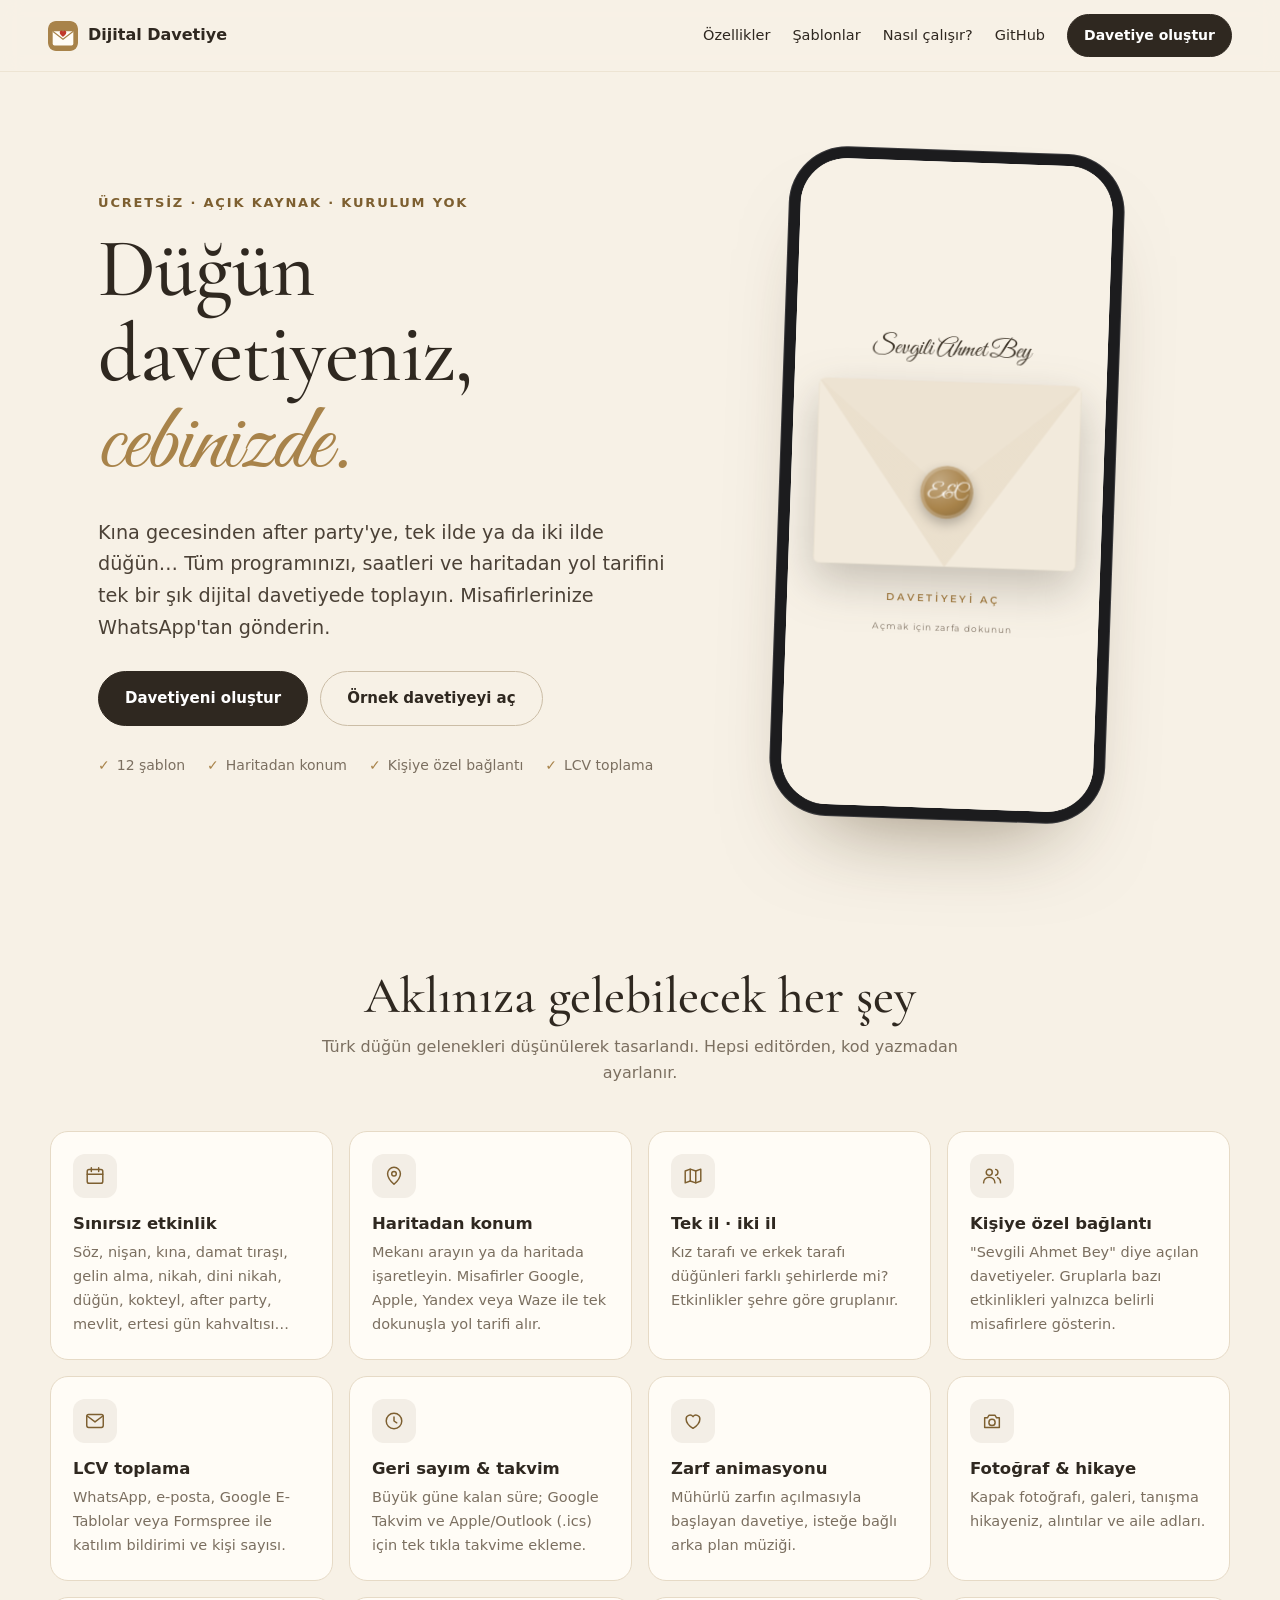
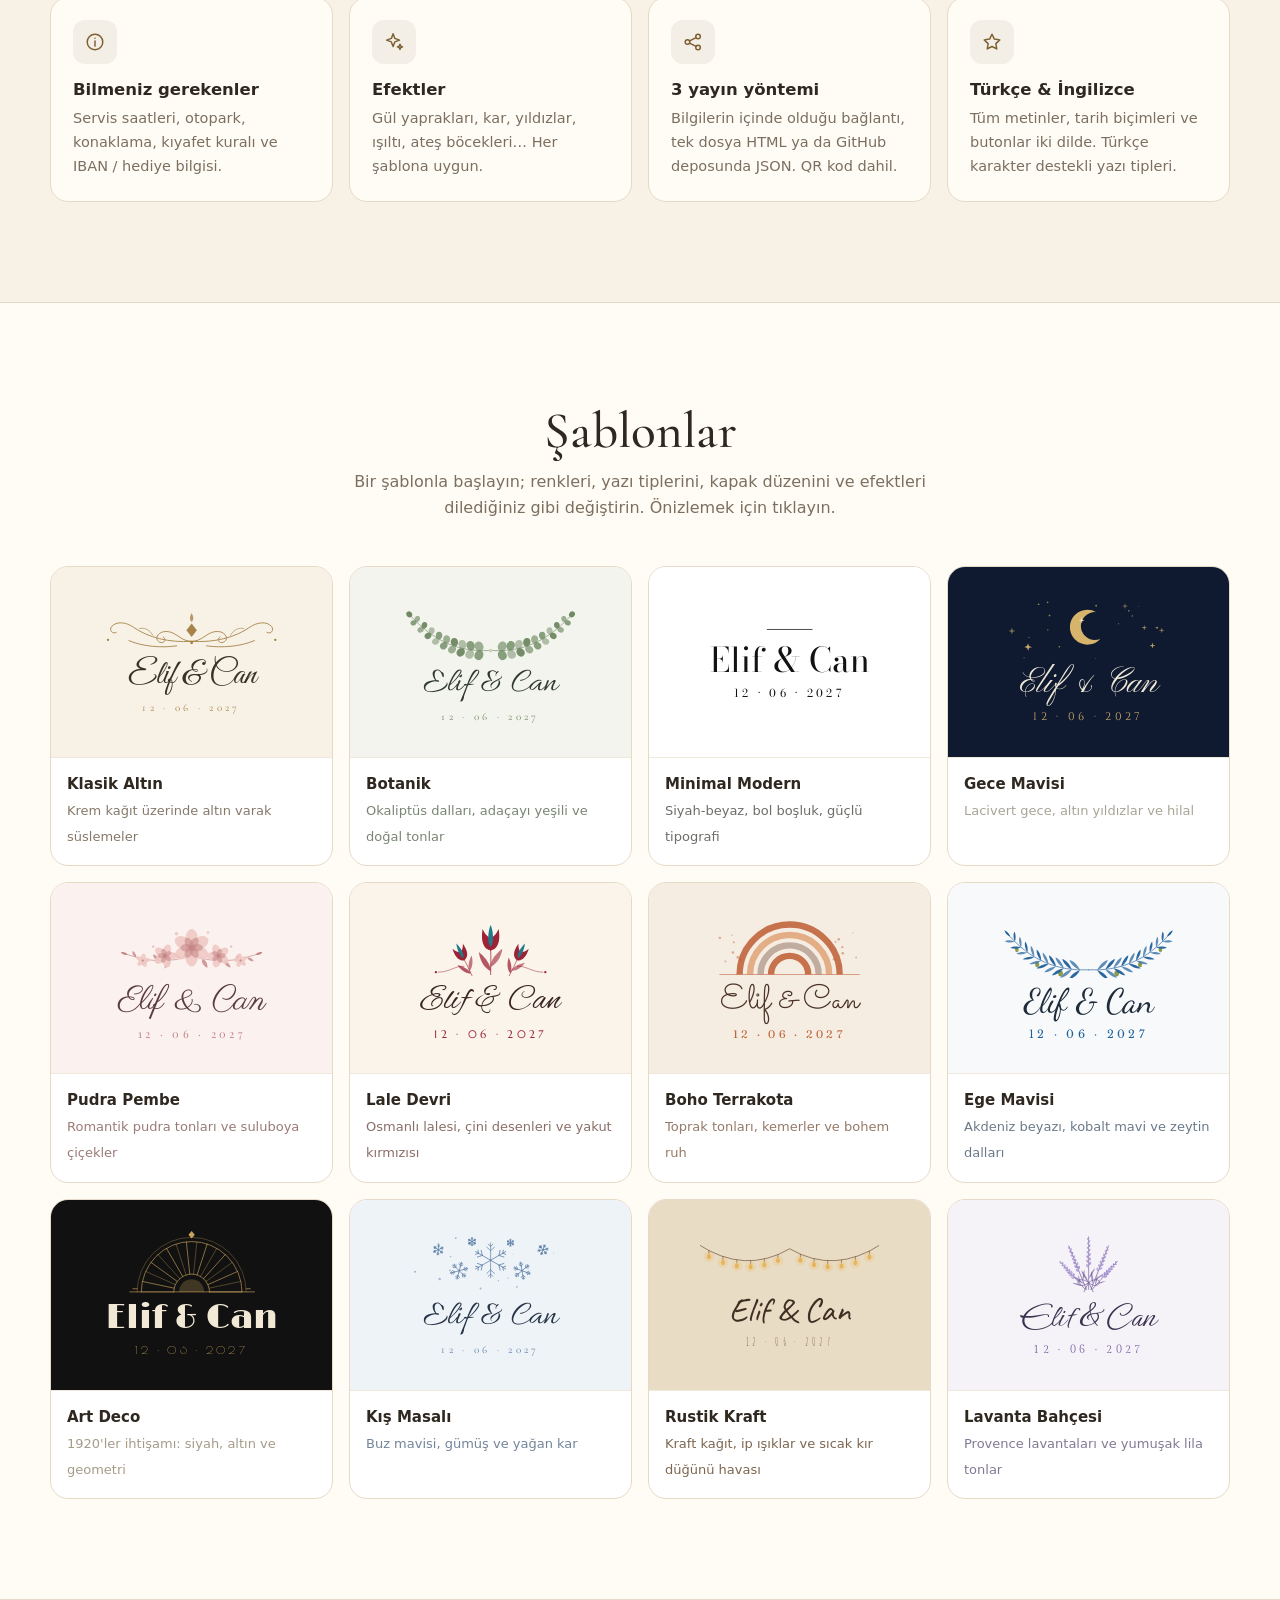
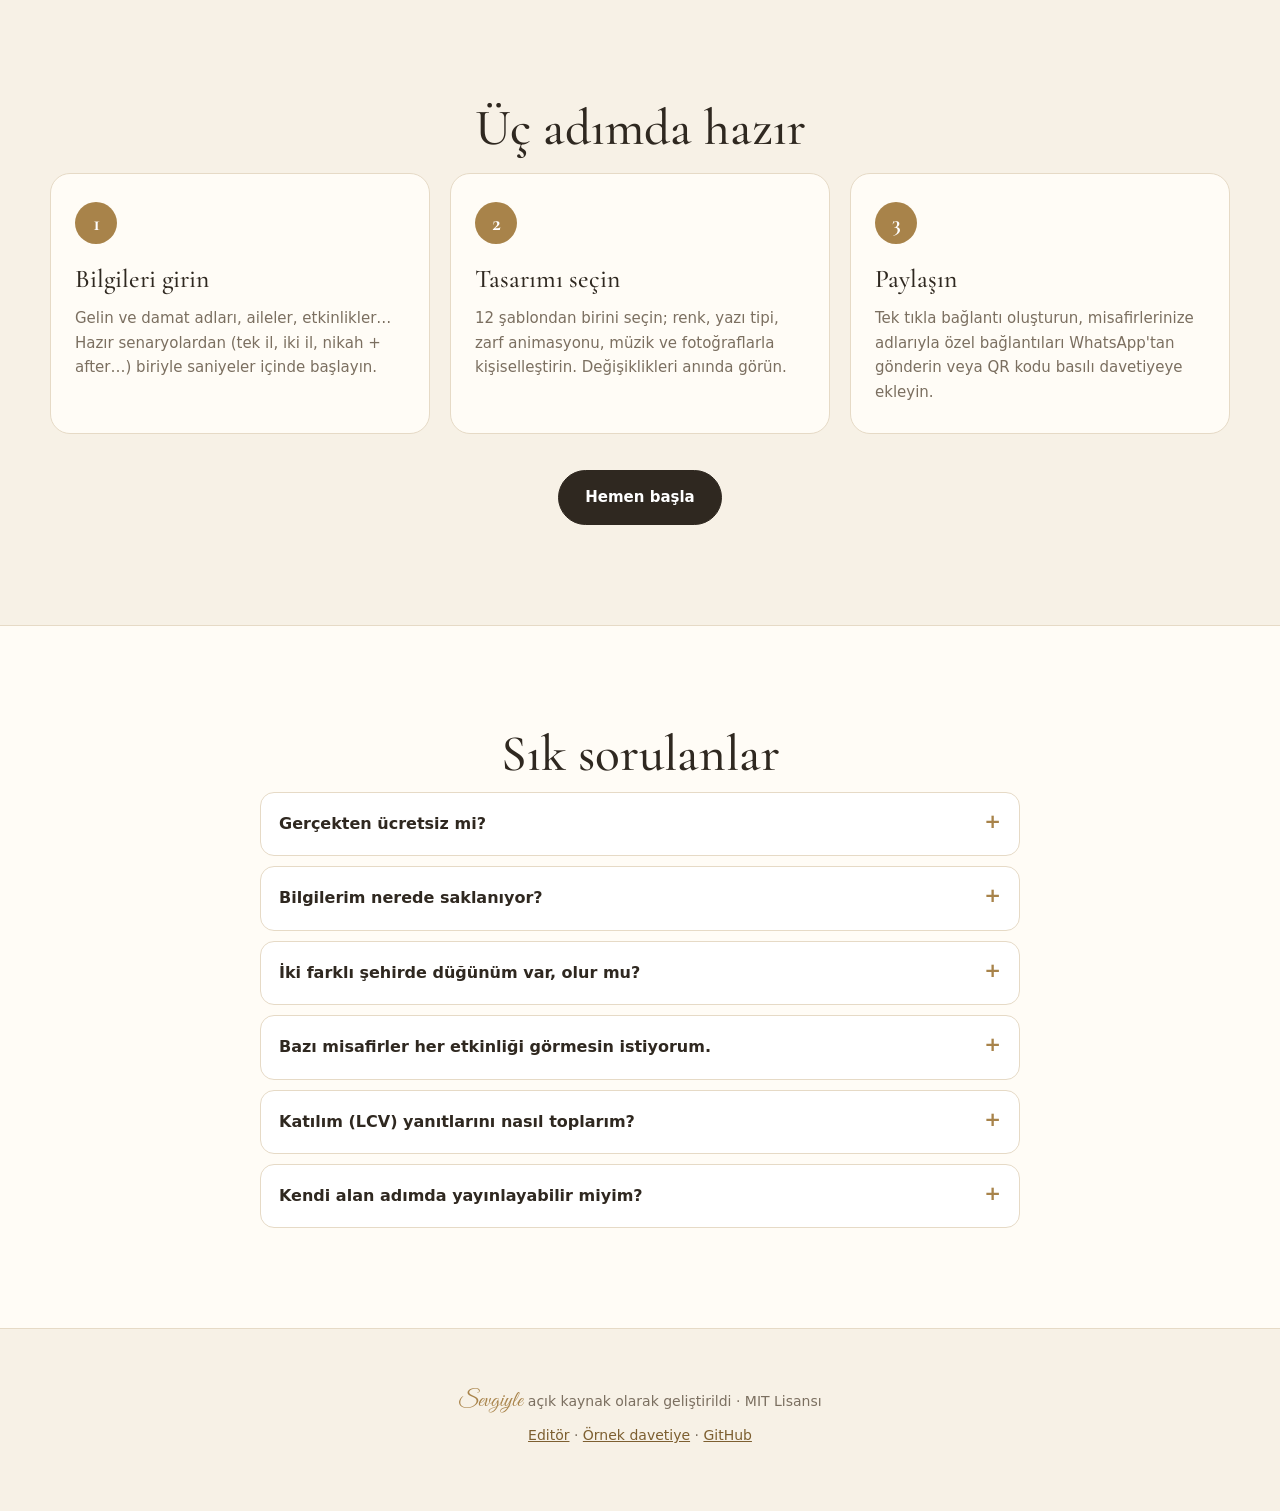
<file: index.html>
<!doctype html>
<html lang="tr">
<head>
  <meta charset="utf-8">
  <meta name="viewport" content="width=device-width, initial-scale=1">
  <title>Dijital Davetiye · Ücretsiz Düğün Davetiyesi Oluşturucu</title>
  <meta name="description" content="Kına, nikah, düğün, gelin alma, after party… Tüm programınızı tek bir şık dijital davetiyede toplayın. Ücretsiz ve açık kaynak.">
  <meta property="og:title" content="Dijital Davetiye — ücretsiz düğün davetiyesi oluşturucu">
  <meta property="og:description" content="Şablon seçin, etkinlikleri ve konumları ekleyin, bağlantıyı paylaşın. Kurulum gerektirmez.">
  <meta property="og:type" content="website">
  <meta property="og:image" content="https://gorkemguler.github.io/dijital-davetiye/docs/screenshots/og.png">
  <meta property="og:image:width" content="1200">
  <meta property="og:image:height" content="630">
  <meta name="twitter:card" content="summary_large_image">
  <meta name="theme-color" content="#f7f1e6">
  <link rel="icon" href="assets/img/favicon.svg" type="image/svg+xml">
  <script src="site.config.js"></script>
  <script>
    // Kısa bağlantılar ve site.config.js yönlendirmeleri
    (function () {
      var s = window.DV_SITE || {}, q = location.search, h = location.hash;
      if (/[?&]d=/.test(q) || /^#(data=)?[zj]\./.test(h)) { location.replace('davetiye.html' + q + h); return; }
      if (s.home === 'invite') location.replace('davetiye.html' + (q || (s.defaultInvitation ? '?d=' + encodeURIComponent(s.defaultInvitation) : '')) + h);
      else if (s.home === 'editor') location.replace('editor.html');
    })();
  </script>
  <link rel="preconnect" href="https://fonts.googleapis.com">
  <link rel="preconnect" href="https://fonts.gstatic.com" crossorigin>
  <link rel="stylesheet" href="https://fonts.googleapis.com/css2?family=Cormorant+Garamond:ital,wght@0,400;0,500;0,600;1,400&family=Great+Vibes&display=swap">
  <link rel="stylesheet" href="assets/css/landing.css">
</head>
<body class="ld">
  <header class="ld-nav">
    <a class="brand" href="./"><img src="assets/img/favicon.svg" alt="" width="30" height="30"> Dijital Davetiye</a>
    <nav>
      <a href="#ozellikler">Özellikler</a>
      <a href="#sablonlar">Şablonlar</a>
      <a href="#nasil">Nasıl çalışır?</a>
      <a class="gh" id="ghLink" href="#" hidden>GitHub</a>
      <a class="btn sm" href="editor.html">Davetiye oluştur</a>
    </nav>
  </header>

  <main>
    <section class="hero">
      <div class="hero-txt">
        <p class="eyebrow">Ücretsiz · Açık kaynak · Kurulum yok</p>
        <h1>Düğün davetiyeniz,<br><em>cebinizde.</em></h1>
        <p class="lead">Kına gecesinden after party'ye, tek ilde ya da iki ilde düğün… Tüm programınızı, saatleri ve haritadan yol tarifini tek bir şık dijital davetiyede toplayın. Misafirlerinize WhatsApp'tan gönderin.</p>
        <div class="cta">
          <a class="btn" href="editor.html">Davetiyeni oluştur</a>
          <a class="btn ghost" href="davetiye.html?d=ornek&amp;to=Ahmet%20Bey">Örnek davetiyeyi aç</a>
        </div>
        <ul class="ticks">
          <li>12 şablon</li><li>Haritadan konum</li><li>Kişiye özel bağlantı</li><li>LCV toplama</li>
        </ul>
      </div>
      <div class="hero-vis" aria-hidden="true">
        <div class="phone"><iframe src="davetiye.html?d=ornek&amp;to=Ahmet%20Bey" title="Örnek davetiye" loading="lazy" tabindex="-1"></iframe></div>
      </div>
    </section>

    <section class="sec" id="ozellikler">
      <h2>Aklınıza gelebilecek her şey</h2>
      <p class="sec-lead">Türk düğün gelenekleri düşünülerek tasarlandı. Hepsi editörden, kod yazmadan ayarlanır.</p>
      <div class="feat-grid" id="features"></div>
    </section>

    <section class="sec alt" id="sablonlar">
      <h2>Şablonlar</h2>
      <p class="sec-lead">Bir şablonla başlayın; renkleri, yazı tiplerini, kapak düzenini ve efektleri dilediğiniz gibi değiştirin. Önizlemek için tıklayın.</p>
      <div class="tpl-grid" id="templates"></div>
    </section>

    <section class="sec" id="nasil">
      <h2>Üç adımda hazır</h2>
      <ol class="steps">
        <li><b>1</b><h3>Bilgileri girin</h3><p>Gelin ve damat adları, aileler, etkinlikler… Hazır senaryolardan (tek il, iki il, nikah + after…) biriyle saniyeler içinde başlayın.</p></li>
        <li><b>2</b><h3>Tasarımı seçin</h3><p>12 şablondan birini seçin; renk, yazı tipi, zarf animasyonu, müzik ve fotoğraflarla kişiselleştirin. Değişiklikleri anında görün.</p></li>
        <li><b>3</b><h3>Paylaşın</h3><p>Tek tıkla bağlantı oluşturun, misafirlerinize adlarıyla özel bağlantıları WhatsApp'tan gönderin veya QR kodu basılı davetiyeye ekleyin.</p></li>
      </ol>
      <div class="cta center"><a class="btn" href="editor.html">Hemen başla</a></div>
    </section>

    <section class="sec alt" id="sss">
      <h2>Sık sorulanlar</h2>
      <div class="faq">
        <details><summary>Gerçekten ücretsiz mi?</summary><p>Evet. Proje MIT lisanslı ve açık kaynak. Sunucu, veritabanı veya üyelik gerekmez; GitHub Pages üzerinde ücretsiz yayınlanır.</p></details>
        <details><summary>Bilgilerim nerede saklanıyor?</summary><p>Editördeki her şey yalnızca kendi tarayıcınızda saklanır. Davetiye bilgileri ya bağlantının içine gömülür ya da sizin yayınladığınız dosyada durur. Misafir listeniz hiçbir zaman davetiyeye eklenmez.</p></details>
        <details><summary>İki farklı şehirde düğünüm var, olur mu?</summary><p>Tabii. İstediğiniz kadar etkinlik ekleyin, her birine ayrı şehir, saat ve konum verin. Davetiyede etkinlikler şehre göre gruplanır, her birinin kendi yol tarifi vardır.</p></details>
        <details><summary>Bazı misafirler her etkinliği görmesin istiyorum.</summary><p>Misafir grupları oluşturun (Aile, Arkadaşlar…) ve etkinliği yalnızca o gruplara gösterin. Gruba özel bağlantıyla açan misafir sadece kendi etkinliklerini görür.</p></details>
        <details><summary>Katılım (LCV) yanıtlarını nasıl toplarım?</summary><p>WhatsApp'a hazır mesaj, e-posta, Google E-Tablolar (otomatik liste), Formspree veya kendi Google Form bağlantınız. Seçim sizin.</p></details>
        <details><summary>Kendi alan adımda yayınlayabilir miyim?</summary><p>Evet. "Tek dosya HTML" olarak indirip istediğiniz hostinge yükleyebilir ya da GitHub Pages'e kendi alan adınızı bağlayabilirsiniz.</p></details>
      </div>
    </section>
  </main>

  <footer class="ld-foot">
    <p><span class="script">Sevgiyle</span> açık kaynak olarak geliştirildi · MIT Lisansı</p>
    <p><a href="editor.html">Editör</a> · <a href="davetiye.html?d=ornek">Örnek davetiye</a> <span id="ghFoot"></span></p>
  </footer>

  <script src="assets/js/core.js"></script>
  <script src="assets/js/templates.js"></script>
  <script>
    (function () {
      var DV = window.DV, esc = DV.esc, site = window.DV_SITE || {};
      if (site.repoUrl) {
        var gh = document.getElementById('ghLink');
        gh.href = site.repoUrl; gh.hidden = false;
        document.getElementById('ghFoot').innerHTML = ' · <a href="' + esc(site.repoUrl) + '">GitHub</a>';
      }

      var F = [
        ['cal', 'Sınırsız etkinlik', 'Söz, nişan, kına, damat tıraşı, gelin alma, nikah, dini nikah, düğün, kokteyl, after party, mevlit, ertesi gün kahvaltısı…'],
        ['pin', 'Haritadan konum', 'Mekanı arayın ya da haritada işaretleyin. Misafirler Google, Apple, Yandex veya Waze ile tek dokunuşla yol tarifi alır.'],
        ['map', 'Tek il · iki il', 'Kız tarafı ve erkek tarafı düğünleri farklı şehirlerde mi? Etkinlikler şehre göre gruplanır.'],
        ['users', 'Kişiye özel bağlantı', '"Sevgili Ahmet Bey" diye açılan davetiyeler. Gruplarla bazı etkinlikleri yalnızca belirli misafirlere gösterin.'],
        ['mail', 'LCV toplama', 'WhatsApp, e-posta, Google E-Tablolar veya Formspree ile katılım bildirimi ve kişi sayısı.'],
        ['clock', 'Geri sayım & takvim', 'Büyük güne kalan süre; Google Takvim ve Apple/Outlook (.ics) için tek tıkla takvime ekleme.'],
        ['heart', 'Zarf animasyonu', 'Mühürlü zarfın açılmasıyla başlayan davetiye, isteğe bağlı arka plan müziği.'],
        ['camera', 'Fotoğraf & hikaye', 'Kapak fotoğrafı, galeri, tanışma hikayeniz, alıntılar ve aile adları.'],
        ['info', 'Bilmeniz gerekenler', 'Servis saatleri, otopark, konaklama, kıyafet kuralı ve IBAN / hediye bilgisi.'],
        ['sparkle', 'Efektler', 'Gül yaprakları, kar, yıldızlar, ışıltı, ateş böcekleri… Her şablona uygun.'],
        ['share', '3 yayın yöntemi', 'Bilgilerin içinde olduğu bağlantı, tek dosya HTML ya da GitHub deposunda JSON. QR kod dahil.'],
        ['star', 'Türkçe & İngilizce', 'Tüm metinler, tarih biçimleri ve butonlar iki dilde. Türkçe karakter destekli yazı tipleri.']
      ];
      document.getElementById('features').innerHTML = F.map(function (f) {
        return '<div class="feat"><span class="feat-ic">' + DV.icon(f[0]) + '</span><h3>' + esc(f[1]) + '</h3><p>' + esc(f[2]) + '</p></div>';
      }).join('');

      var fonts = [];
      document.getElementById('templates').innerHTML = DV.TEMPLATES.map(function (t) {
        var c = t.colors;
        fonts.push(t.fonts.script, t.fonts.heading);
        return '<a class="tpl" href="davetiye.html?d=ornek&amp;t=' + t.id + '" style="--accent:' + c.accent + ';--muted:' + c.muted + '">' +
          '<span class="tpl-prev" style="background:' + c.bg + ';color:' + c.text + '">' +
          '<span class="tpl-dc" style="color:' + c.primary + '">' + DV.renderDecor(t.decor.top || t.decor.divider) + '</span>' +
          '<span class="tpl-names" style="font-family:' + esc(DV.fontStack(t.fonts.script, 'script')) + '">Elif &amp; Can</span>' +
          '<span class="tpl-date" style="font-family:' + esc(DV.fontStack(t.fonts.heading, 'serif')) + ';color:' + c.primary + '">12 · 06 · 2027</span>' +
          '</span><span class="tpl-meta"><strong>' + esc(t.name) + '</strong><span>' + esc(t.desc) + '</span></span></a>';
      }).join('');
      DV.loadFonts(fonts);
    })();
  </script>
</body>
</html>
</file>
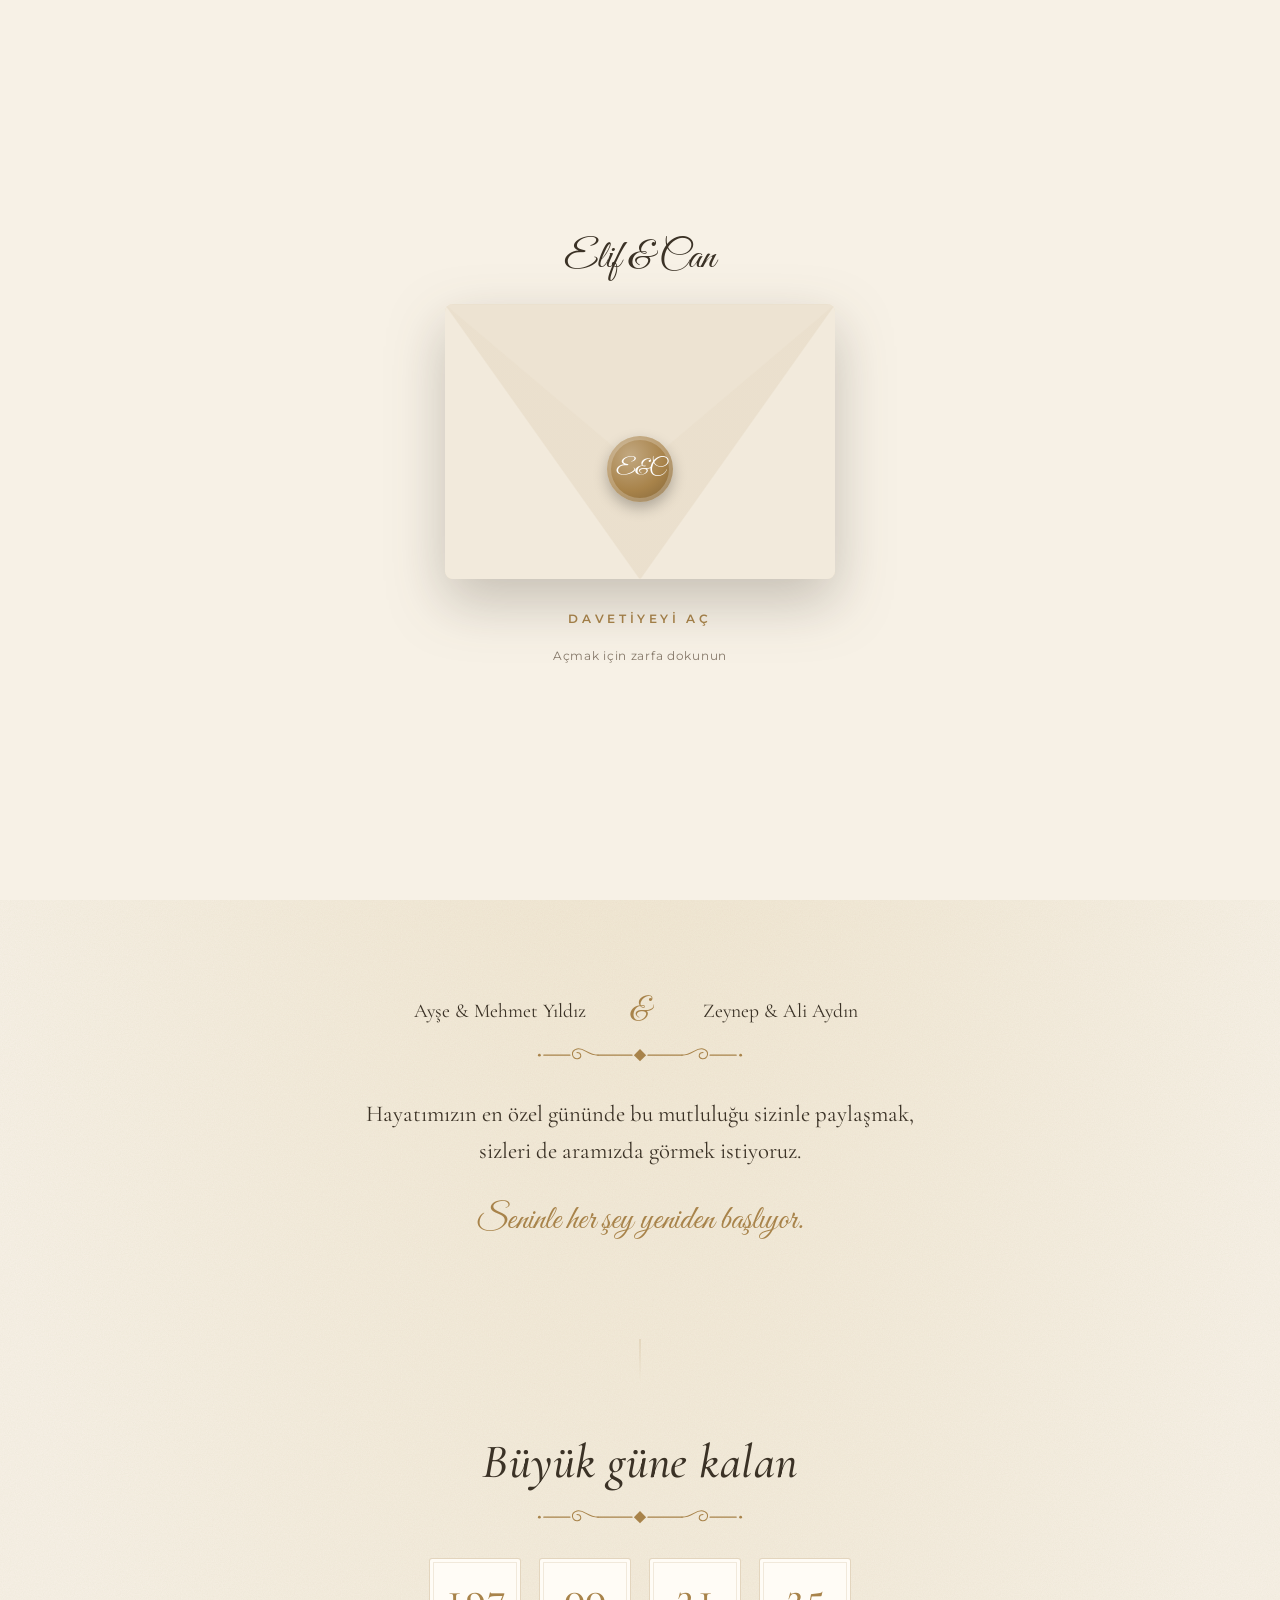
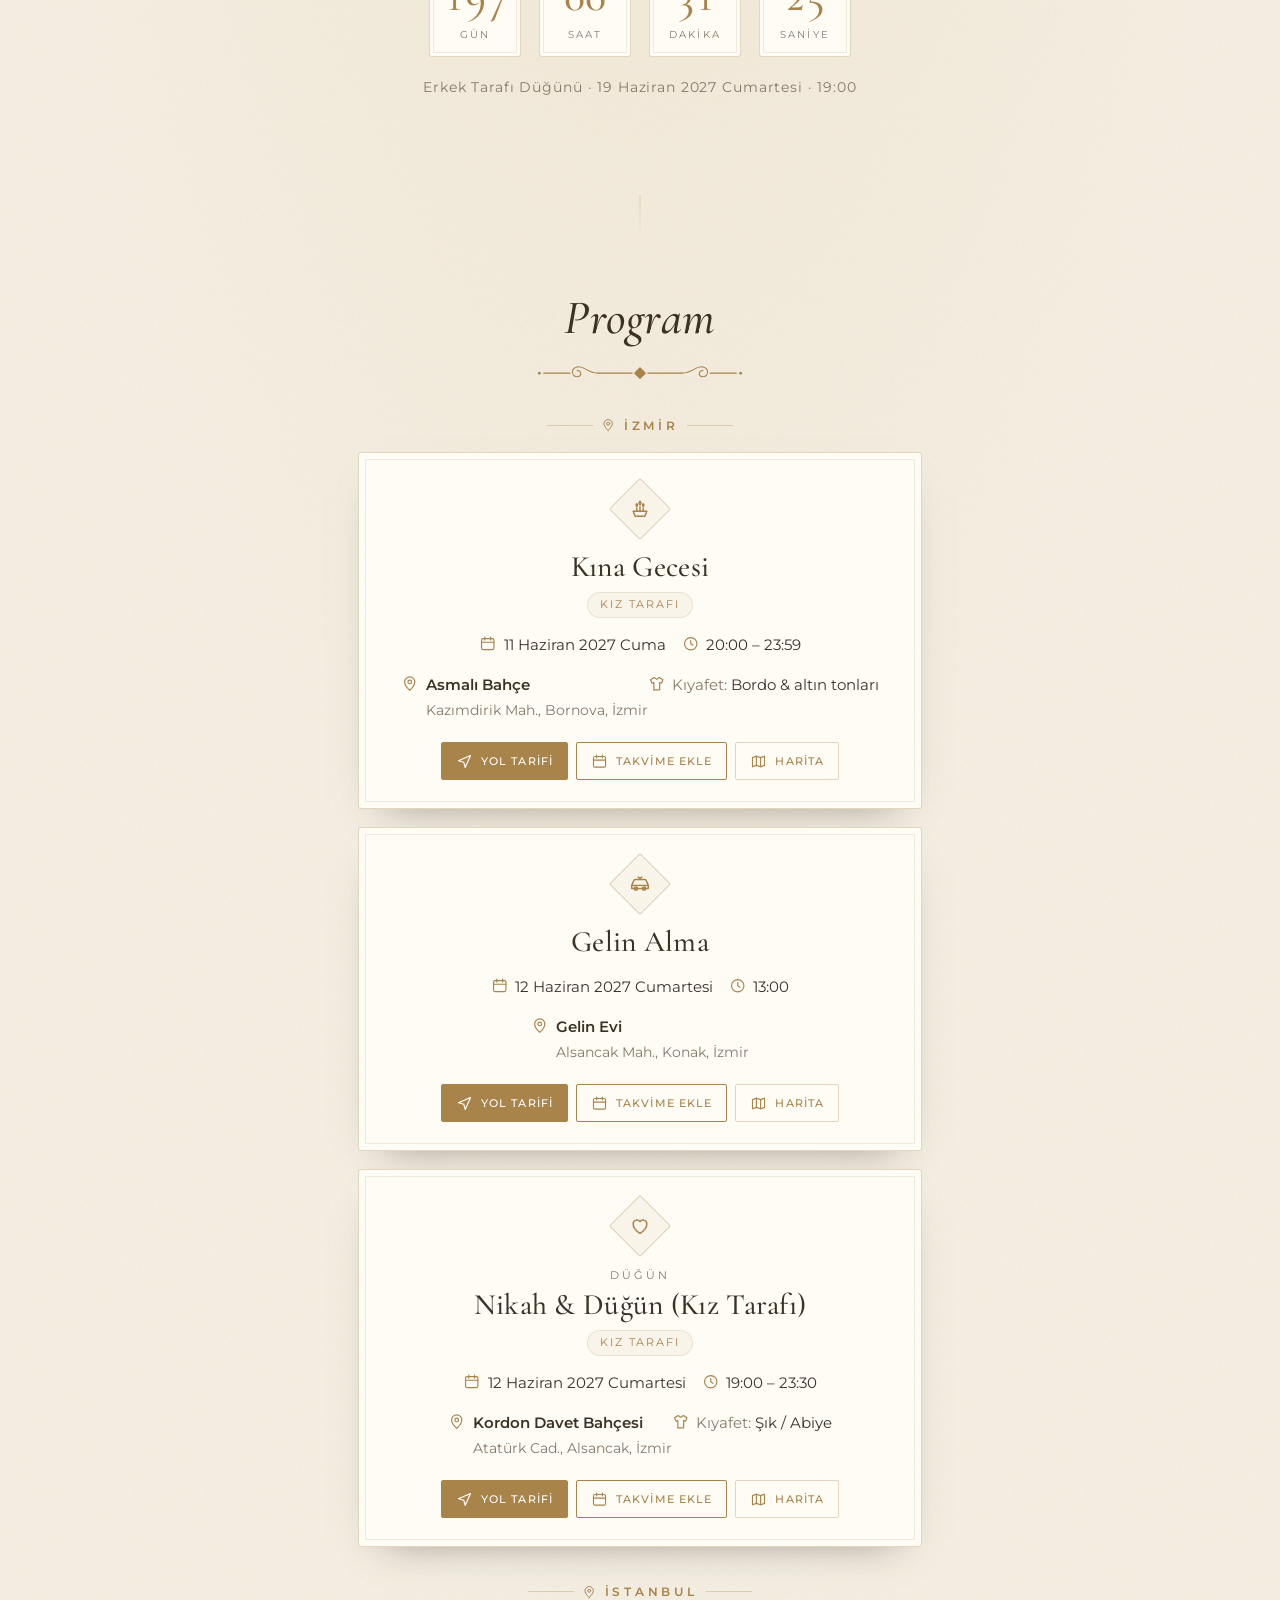
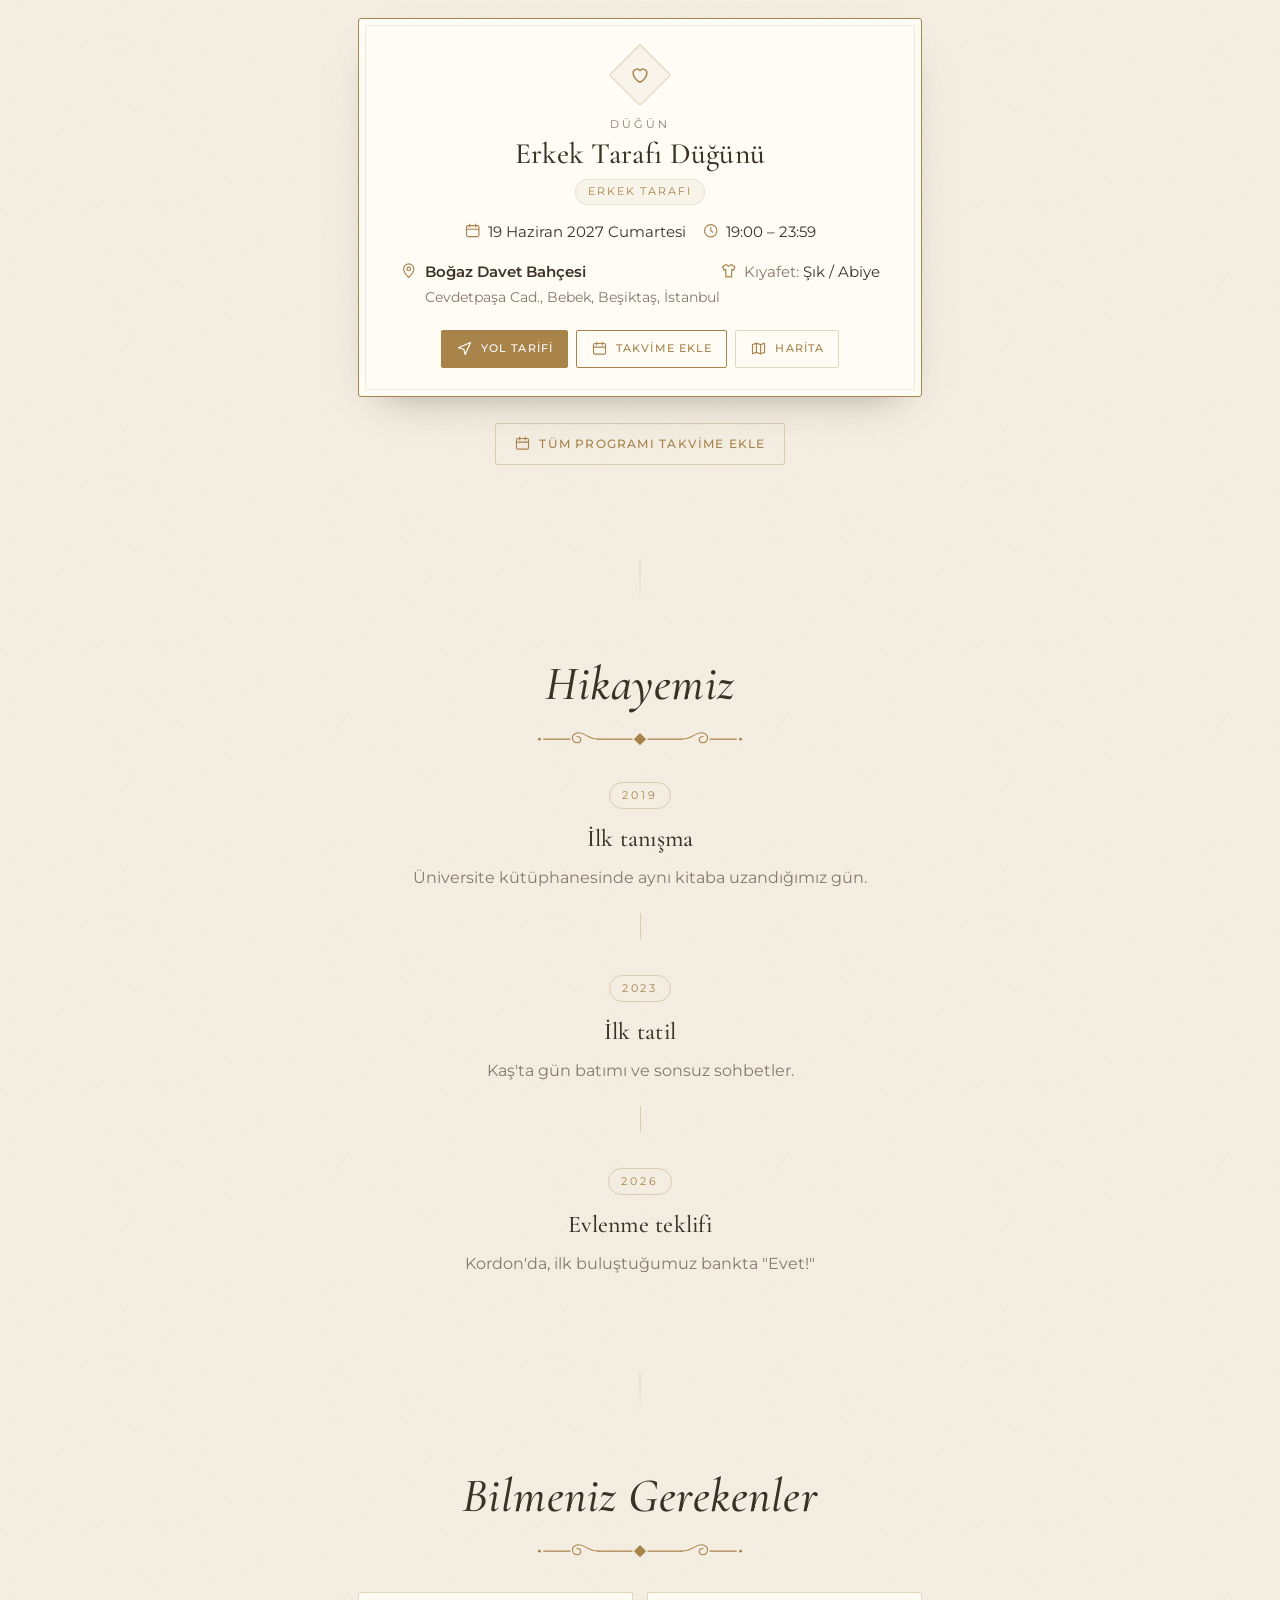
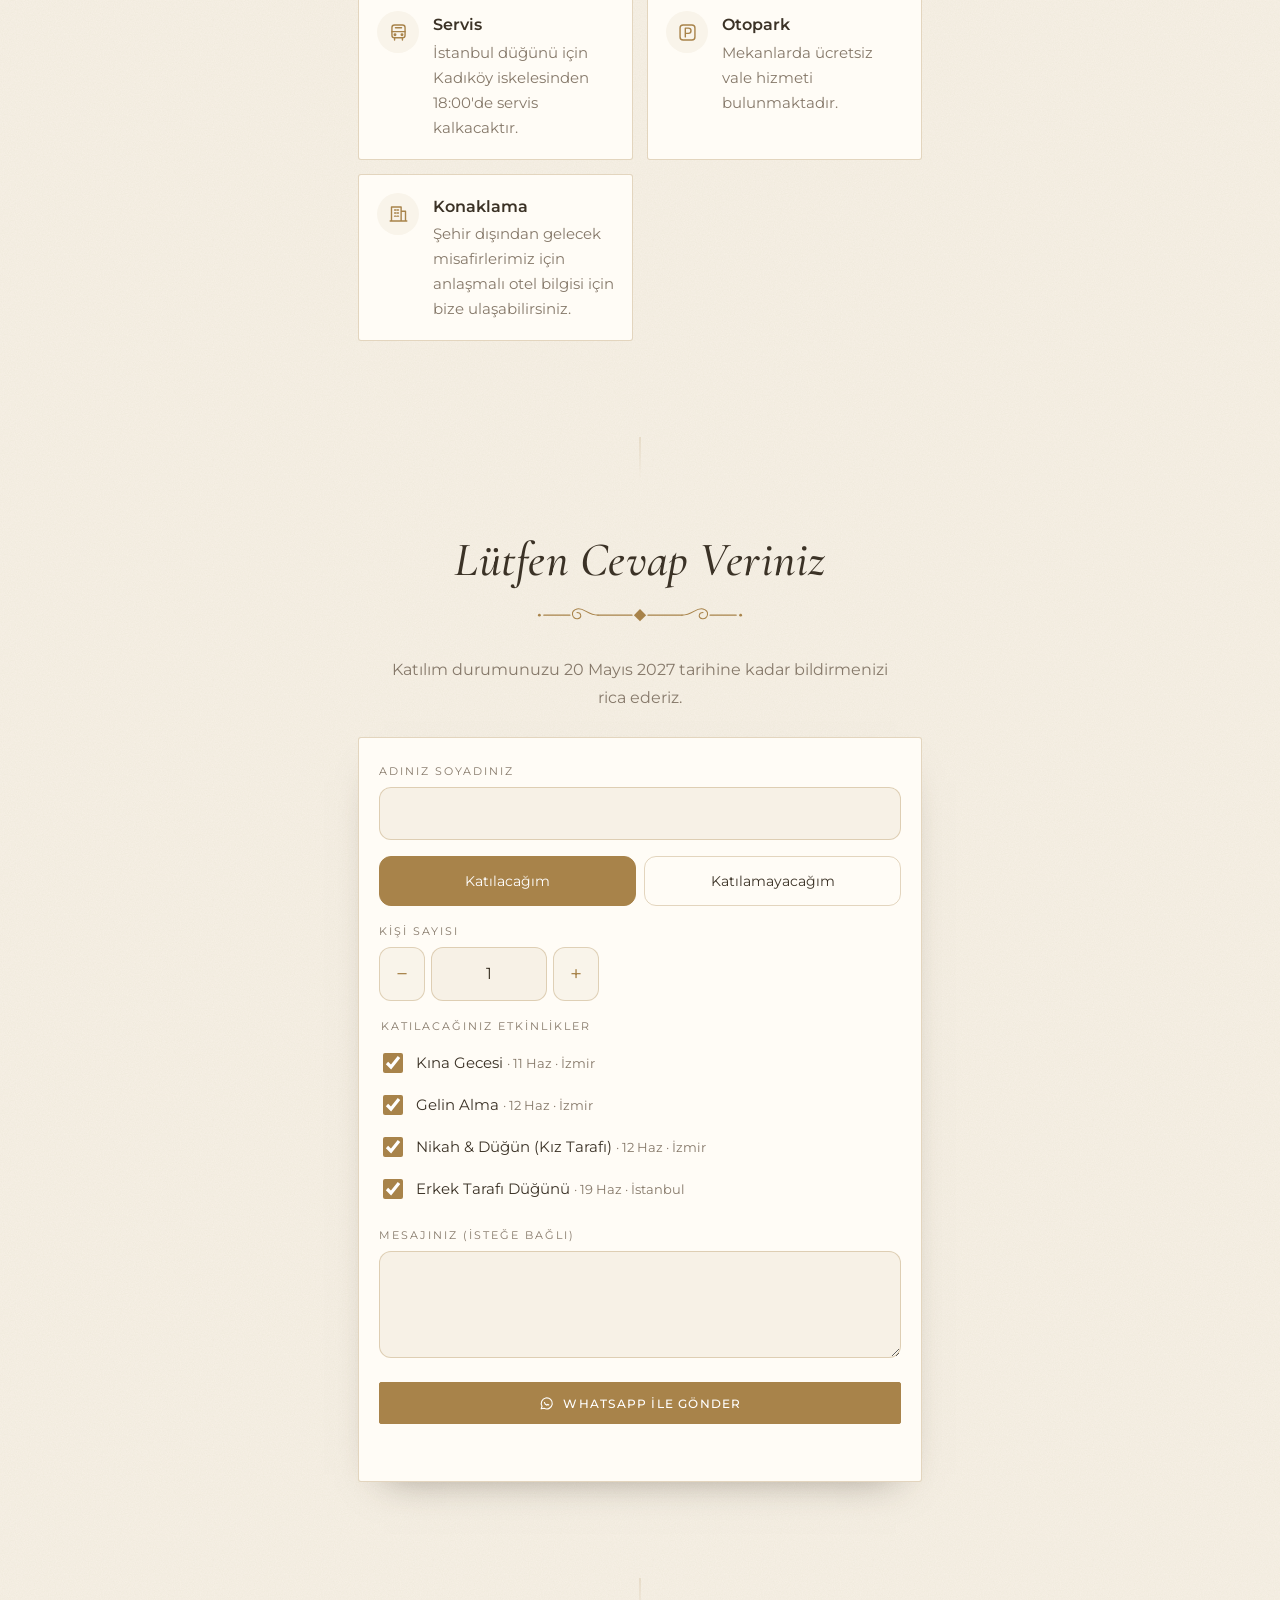
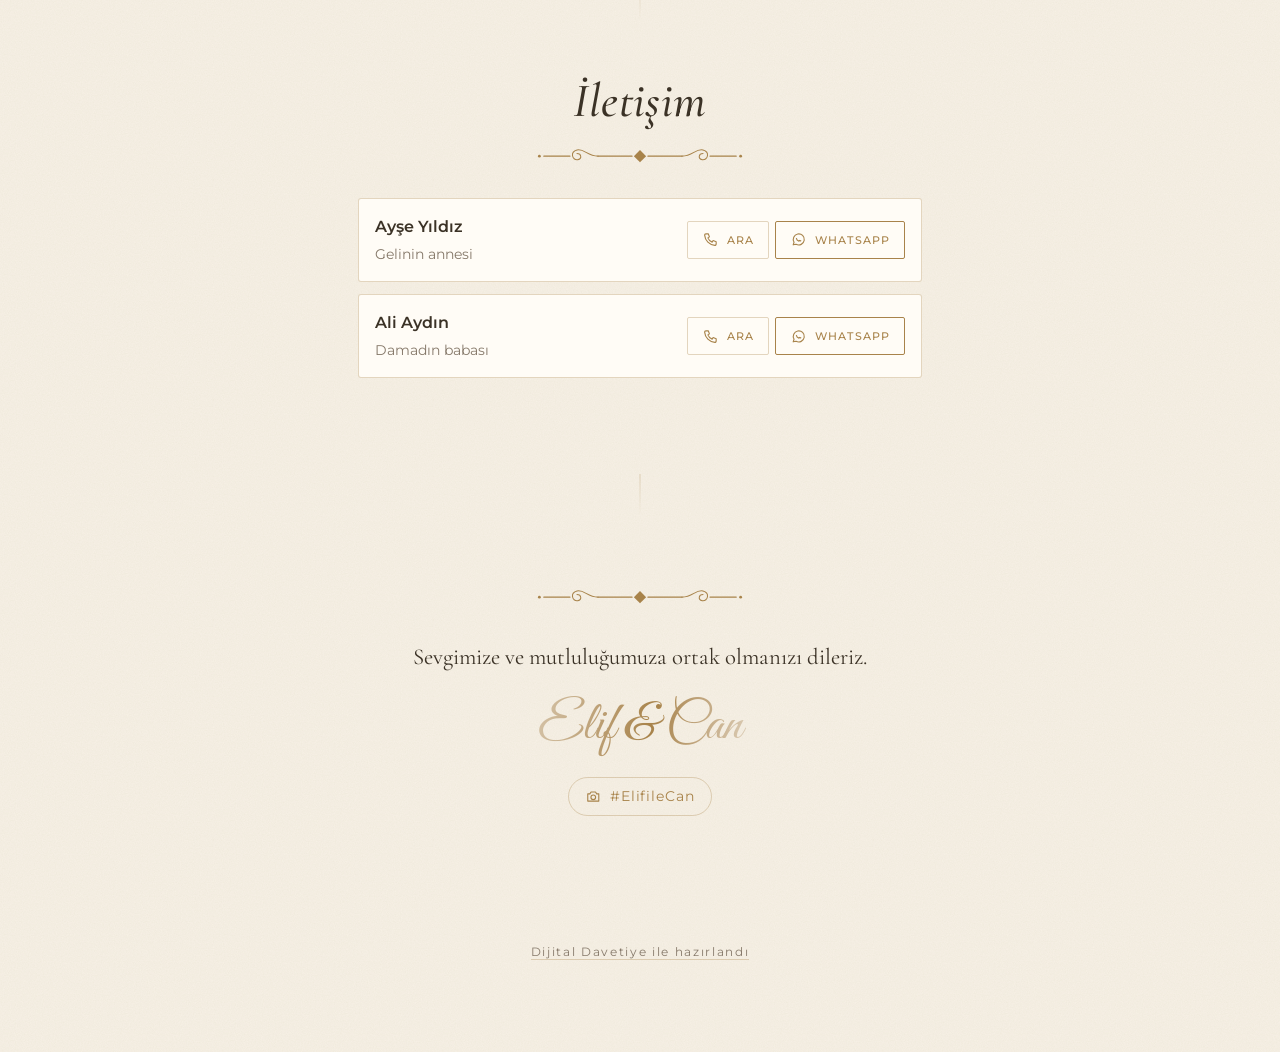
<file: davetiye.html>
<!doctype html>
<html lang="tr">
<head>
  <meta charset="utf-8">
  <meta name="viewport" content="width=device-width, initial-scale=1, viewport-fit=cover">
  <!-- Davetiyeler kişisel bilgi içerir; arama motorlarında listelenmesin -->
  <meta name="robots" content="noindex, nofollow">
  <title>Düğün Davetiyesi</title>
  <meta name="description" content="Düğünümüze davetlisiniz. Program, konum ve yol tarifi için davetiyeyi açın.">
  <meta property="og:type" content="website">
  <meta property="og:title" content="Düğünümüze Davetlisiniz 💍">
  <meta property="og:description" content="Program, konum ve yol tarifi için davetiyeyi açın.">
  <meta name="theme-color" content="#f7f1e6">
  <link rel="icon" href="assets/img/favicon.svg" type="image/svg+xml">
  <link rel="preconnect" href="https://fonts.googleapis.com">
  <link rel="preconnect" href="https://fonts.gstatic.com" crossorigin>
  <link rel="stylesheet" href="assets/css/invite.css">
  <script src="site.config.js"></script>
</head>
<body class="dv">
  <main id="app" class="inv"><div class="dv-loading" aria-label="Yükleniyor"><span></span></div></main>
  <noscript><p style="text-align:center;padding:40px">Davetiyeyi görüntülemek için JavaScript'i etkinleştirin.</p></noscript>
  <script src="assets/js/core.js"></script>
  <script src="assets/js/templates.js"></script>
  <script src="assets/js/invite.js"></script>
</body>
</html>
</file>
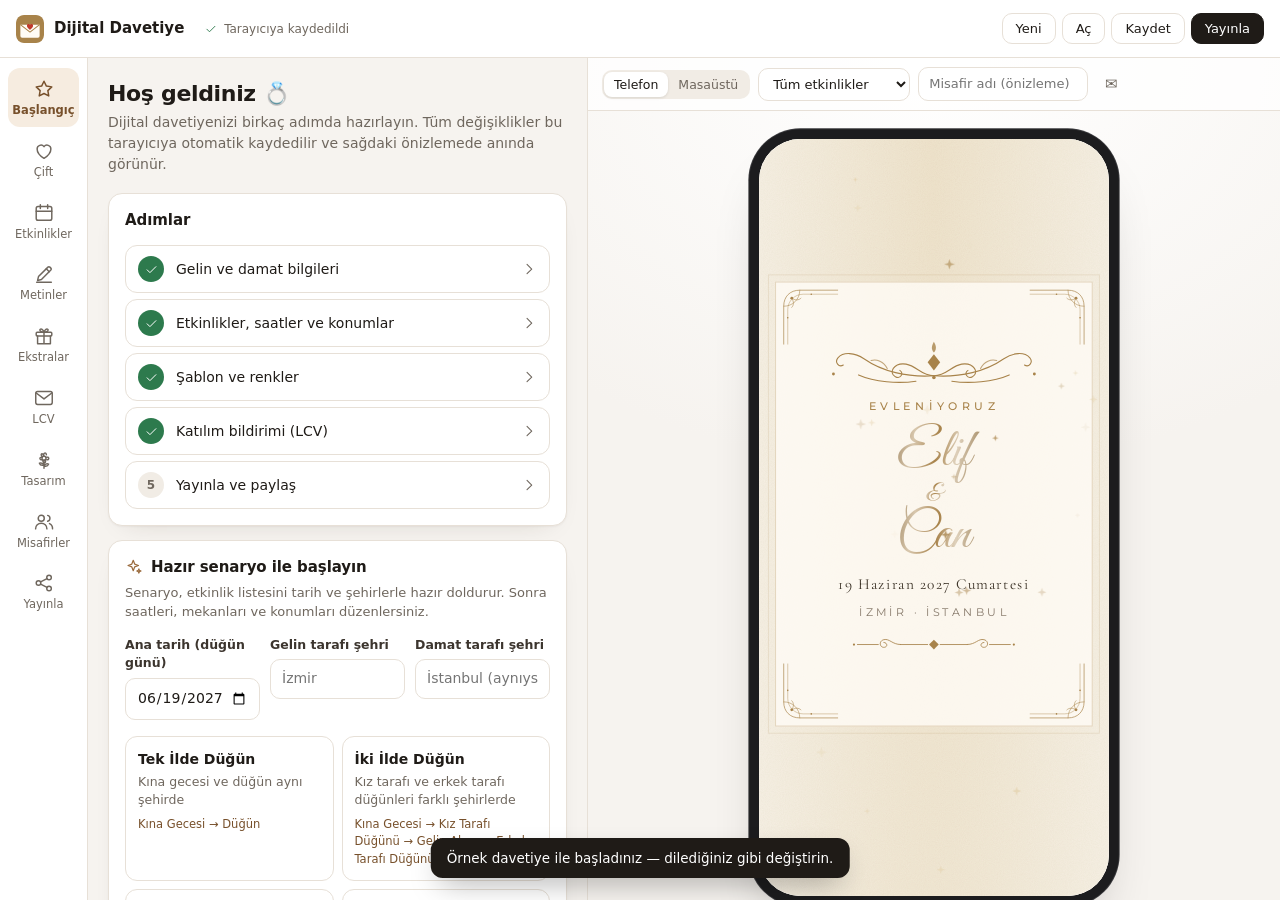
<file: editor.html>
<!doctype html>
<html lang="tr">
<head>
  <meta charset="utf-8">
  <meta name="viewport" content="width=device-width, initial-scale=1">
  <title>Davetiye Editörü · Dijital Davetiye</title>
  <meta name="description" content="Ücretsiz ve açık kaynak dijital düğün davetiyesi oluşturucu.">
  <meta name="theme-color" content="#f6f3ef">
  <link rel="icon" href="assets/img/favicon.svg" type="image/svg+xml">
  <link rel="preconnect" href="https://fonts.googleapis.com">
  <link rel="preconnect" href="https://fonts.gstatic.com" crossorigin>
  <link rel="stylesheet" href="assets/css/editor.css">
  <script src="site.config.js"></script>
</head>
<body class="ed">
  <header class="ed-top">
    <a class="brand" href="index.html" title="Ana sayfa">
      <img src="assets/img/favicon.svg" alt="" width="28" height="28">
      <span>Dijital Davetiye</span>
    </a>
    <p class="ed-status" id="saveStatus" role="status" aria-live="polite"></p>
    <div class="ed-top-actions">
      <button type="button" class="tbtn" data-action="project-new" title="Boş davetiye">Yeni</button>
      <button type="button" class="tbtn" data-action="project-open" title="Proje dosyası aç">Aç</button>
      <button type="button" class="tbtn" data-action="project-save" title="Proje dosyasını kaydet (Ctrl/Cmd+S)">Kaydet</button>
      <button type="button" class="tbtn tbtn-primary" data-action="goto" data-tab="yayinla">Yayınla</button>
    </div>
    <input type="file" id="fileOpen" accept=".json,application/json" hidden>
  </header>

  <div class="ed-main">
    <nav class="ed-nav" id="nav" aria-label="Editör bölümleri"></nav>

    <section class="ed-panel" id="panel" aria-live="off"></section>

    <aside class="ed-preview" id="previewPane" aria-label="Canlı önizleme">
      <div class="pv-bar">
        <div class="seg-s" role="group" aria-label="Cihaz">
          <button type="button" class="active" data-action="pv-device" data-device="phone" title="Telefon">Telefon</button>
          <button type="button" data-action="pv-device" data-device="desktop" title="Masaüstü">Masaüstü</button>
        </div>
        <select id="pvGroup" class="sm" title="Hangi misafir grubunun gözünden önizlensin?"></select>
        <input id="pvGuest" class="sm" type="text" placeholder="Misafir adı (önizleme)" title="Kişiye özel bağlantı önizlemesi">
        <button type="button" class="ib" data-action="pv-envelope" title="Zarf animasyonunu oynat">✉</button>
        <button type="button" class="ib pv-close" data-action="pv-close" title="Önizlemeyi kapat">✕</button>
      </div>
      <div class="pv-stage" id="pvStage">
        <div class="pv-device phone" id="pvDevice">
          <iframe id="pv" title="Davetiye önizlemesi"></iframe>
        </div>
      </div>
    </aside>
  </div>

  <button type="button" class="pv-fab" data-action="pv-open">Önizle</button>
  <div class="ed-toast" id="toast" role="status" aria-live="polite"></div>

  <script src="assets/js/core.js"></script>
  <script src="assets/js/templates.js"></script>
  <script src="assets/js/editor/app.js"></script>
  <script src="assets/js/editor/tabs.js"></script>
  <script src="assets/js/editor/map.js"></script>
  <script src="assets/js/editor/publish.js"></script>
  <script>DV.ed.start();</script>
</body>
</html>
</file>
<file: assets/css/landing.css>
/*!
 * Dijital Davetiye — tanıtım sayfası
 */
:root {
  --bg: #f7f1e6;
  --bg2: #fffcf6;
  --text: #2f2820;
  --muted: #7b6f60;
  --gold: #a8834a;
  --gold-ink: #7d5f30;
  --line: #e6dac6;
  --serif: 'Cormorant Garamond', Georgia, serif;
  --script: 'Great Vibes', cursive;
  --sans: system-ui, -apple-system, 'Segoe UI', Roboto, sans-serif;
}
*, *::before, *::after { box-sizing: border-box; }
html { scroll-behavior: smooth; }
body.ld { margin: 0; background: var(--bg); color: var(--text); font: 16px/1.65 var(--sans); -webkit-font-smoothing: antialiased; }
.ld a { color: var(--gold-ink); }
.ic { width: 1.2em; height: 1.2em; }

.ld-nav { position: sticky; top: 0; z-index: 10; display: flex; align-items: center; justify-content: space-between; gap: 16px; padding: 14px clamp(16px, 4vw, 48px); background: color-mix(in srgb, var(--bg) 88%, transparent); -webkit-backdrop-filter: blur(10px); backdrop-filter: blur(10px); border-bottom: 1px solid color-mix(in srgb, var(--line) 60%, transparent); }
.brand { display: flex; align-items: center; gap: 10px; font-weight: 650; color: var(--text) !important; text-decoration: none; }
.brand img { border-radius: 8px; }
.ld-nav nav { display: flex; align-items: center; gap: 22px; }
.ld-nav nav a { color: var(--text); text-decoration: none; font-size: 14.5px; }
.ld-nav nav a:hover { color: var(--gold-ink); }

.btn { display: inline-flex; align-items: center; justify-content: center; gap: 8px; padding: 14px 26px; border-radius: 999px; background: var(--text); color: #fff !important; text-decoration: none; font-weight: 600; font-size: 15px; border: 1px solid var(--text); transition: transform .12s, box-shadow .2s, background .2s; }
.btn:hover { transform: translateY(-1px); box-shadow: 0 12px 28px -14px rgba(0,0,0,.5); }
.btn.ghost { background: transparent; color: var(--text) !important; border-color: #cbbda6; }
.btn.ghost:hover { border-color: var(--text); }
.btn.sm { padding: 9px 16px; font-size: 14px; }

.hero { display: grid; grid-template-columns: 1.1fr .9fr; gap: 40px; align-items: center; max-width: 1180px; margin: 0 auto; padding: clamp(40px, 7vw, 90px) clamp(16px, 4vw, 48px) 60px; }
.eyebrow { margin: 0 0 14px; font-size: 13px; font-weight: 600; letter-spacing: .14em; text-transform: uppercase; color: var(--gold-ink); }
.hero h1 { margin: 0; font-family: var(--serif); font-weight: 500; font-size: clamp(3rem, 7vw, 5.2rem); line-height: 1.02; letter-spacing: -.01em; }
.hero h1 em { font-family: var(--script); font-style: normal; font-weight: 400; color: var(--gold); font-size: 1.15em; }
.lead { font-size: clamp(1.05rem, 1.6vw, 1.2rem); color: #4b4136; max-width: 34em; margin: 22px 0 28px; }
.cta { display: flex; flex-wrap: wrap; gap: 12px; }
.cta.center { justify-content: center; margin-top: 36px; }
.ticks { list-style: none; padding: 0; margin: 28px 0 0; display: flex; flex-wrap: wrap; gap: 8px 22px; color: var(--muted); font-size: 14px; }
.ticks li::before { content: '✓'; color: var(--gold); margin-right: 7px; font-weight: 700; }

.hero-vis { display: flex; justify-content: center; }
.phone { width: 312px; height: 646px; border-radius: 46px; overflow: hidden; background: #fff; box-shadow: 0 0 0 11px #1c1c1e, 0 0 0 12px #3b3b3e, 0 50px 90px -40px rgba(60, 40, 10, .55); position: relative; transform: rotate(2deg); }
.phone iframe { position: absolute; top: 0; left: 0; width: 390px; height: 808px; border: 0; transform: scale(.8); transform-origin: 0 0; pointer-events: auto; }

.sec { padding: clamp(60px, 8vw, 100px) clamp(16px, 4vw, 48px); }
.sec > * { max-width: 1180px; margin-left: auto; margin-right: auto; }
.sec.alt { background: var(--bg2); border-top: 1px solid var(--line); border-bottom: 1px solid var(--line); }
.sec h2 { font-family: var(--serif); font-weight: 500; font-size: clamp(2.2rem, 5vw, 3.2rem); line-height: 1.1; text-align: center; margin: 0 auto 10px; }
.sec-lead { text-align: center; color: var(--muted); max-width: 40em !important; margin: 0 auto 44px !important; }

.feat-grid { display: grid; grid-template-columns: repeat(auto-fill, minmax(250px, 1fr)); gap: 16px; }
.feat { background: var(--bg2); border: 1px solid var(--line); border-radius: 18px; padding: 22px; }
.feat-ic { display: grid; place-items: center; width: 44px; height: 44px; border-radius: 12px; background: color-mix(in srgb, var(--gold) 14%, #fff); color: var(--gold-ink); margin-bottom: 12px; }
.feat-ic .ic { width: 22px; height: 22px; }
.feat h3 { margin: 0 0 4px; font-size: 16.5px; }
.feat p { margin: 0; color: var(--muted); font-size: 14.5px; }

.tpl-grid { display: grid; grid-template-columns: repeat(auto-fill, minmax(230px, 1fr)); gap: 16px; }
.tpl { display: flex; flex-direction: column; border-radius: 18px; overflow: hidden; border: 1px solid var(--line); background: #fff; text-decoration: none; color: var(--text) !important; transition: transform .15s, box-shadow .2s; }
.tpl:hover { transform: translateY(-3px); box-shadow: 0 20px 40px -26px rgba(60, 40, 10, .5); }
.tpl-prev { height: 190px; display: flex; flex-direction: column; align-items: center; justify-content: center; gap: 4px; padding: 16px; }
.tpl-dc { width: 72%; display: block; }
.tpl-dc svg { width: 100%; height: auto; max-height: 64px; display: block; }
.tpl-names { font-size: 34px; line-height: 1.15; white-space: nowrap; }
.tpl-date { font-size: 11px; letter-spacing: .3em; }
.tpl-meta { padding: 14px 16px 16px; border-top: 1px solid #f0e8db; }
.tpl-meta strong { display: block; font-size: 15px; }
.tpl-meta span { font-size: 13px; color: var(--muted); }

.steps { list-style: none; padding: 0; display: grid; grid-template-columns: repeat(3, 1fr); gap: 20px; }
.steps li { background: var(--bg2); border: 1px solid var(--line); border-radius: 20px; padding: 28px 24px; }
.steps b { display: grid; place-items: center; width: 42px; height: 42px; border-radius: 50%; background: var(--gold); color: #fff; font-family: var(--serif); font-size: 22px; margin-bottom: 14px; }
.steps h3 { margin: 0 0 6px; font-family: var(--serif); font-size: 1.6rem; font-weight: 500; }
.steps p { margin: 0; color: var(--muted); font-size: 15px; }

.faq { max-width: 760px !important; display: grid; gap: 10px; }
.faq details { background: #fff; border: 1px solid var(--line); border-radius: 14px; padding: 4px 18px; }
.faq summary { cursor: pointer; padding: 14px 0; font-weight: 600; list-style: none; display: flex; justify-content: space-between; gap: 10px; }
.faq summary::-webkit-details-marker { display: none; }
.faq summary::after { content: '+'; color: var(--gold); font-size: 20px; line-height: 1; }
.faq details[open] summary::after { content: '–'; }
.faq p { margin: 0 0 16px; color: var(--muted); }

.ld-foot { text-align: center; padding: 50px 20px 60px; color: var(--muted); font-size: 14px; }
.ld-foot p { margin: 4px 0; }
.script { font-family: var(--script); font-size: 1.6em; color: var(--gold); }

@media (max-width: 900px) {
  .hero { grid-template-columns: 1fr; text-align: center; }
  .lead { margin-left: auto; margin-right: auto; }
  .cta, .ticks { justify-content: center; }
  .phone { transform: none; }
  .steps { grid-template-columns: 1fr; }
  .ld-nav nav a:not(.btn) { display: none; }
}
@media (max-width: 420px) {
  .phone { width: 280px; height: 580px; }
  .phone iframe { transform: scale(.718); }
}
</file>
<file: assets/css/invite.css>
/*!
 * Dijital Davetiye — davetiye sayfası temel stilleri
 * Renk ve yazı tipi değişkenleri JS tarafından <body> üzerine yazılır.
 * Şablona özel süslemeler templates/<id>.css dosyalarındadır.
 */

*, *::before, *::after { box-sizing: border-box; }
html { -webkit-text-size-adjust: 100%; scroll-behavior: smooth; }
@media (prefers-reduced-motion: reduce) { html { scroll-behavior: auto; } }

body.dv {
  --bg: #f7f1e6;
  --surface: #fffcf6;
  --text: #3b3226;
  --muted: #86796a;
  --primary: #a8834a;
  --accent: #e4d2ac;
  --on-primary: #ffffff;
  --f-script: 'Great Vibes', cursive;
  --f-head: 'Cormorant Garamond', Georgia, serif;
  --f-body: 'Montserrat', system-ui, sans-serif;

  --line: color-mix(in srgb, var(--primary) 32%, transparent);
  --line-soft: color-mix(in srgb, var(--primary) 16%, transparent);
  --soft: color-mix(in srgb, var(--primary) 7%, var(--surface));
  --radius: 18px;
  --btn-radius: 999px;
  --shadow: 0 18px 40px -26px color-mix(in srgb, var(--text) 55%, transparent);
  --maxw: 620px;
  --names-size: clamp(3.4rem, 15vw, 5.8rem);
  --head-size: clamp(2rem, 7.4vw, 2.7rem);
  --head-weight: 500;
  --head-transform: none;
  --head-spacing: .01em;
  --kicker-spacing: .34em;
  --hero-text: var(--text);

  margin: 0;
  min-height: 100vh;
  background-color: var(--bg);
  color: var(--text);
  font-family: var(--f-body);
  font-size: 16px;
  font-weight: 400;
  line-height: 1.7;
  overflow-x: hidden;
  -webkit-font-smoothing: antialiased;
  text-rendering: optimizeLegibility;
}

body.dv.env-open { overflow: hidden; }

.dv img { max-width: 100%; display: block; }
.dv a { color: var(--primary); }
:where(.dv) button { font: inherit; }
.dv :focus-visible { outline: 2px solid var(--primary); outline-offset: 3px; }

.ic { width: 1.15em; height: 1.15em; flex: none; vertical-align: -0.2em; }

/* ---------- Yükleniyor / hata ---------- */
.dv-loading { min-height: 100vh; display: grid; place-items: center; }
.dv-loading span {
  width: 34px; height: 34px; border-radius: 50%;
  border: 2px solid var(--line); border-top-color: var(--primary);
  animation: dv-spin 1s linear infinite;
}
@keyframes dv-spin { to { transform: rotate(360deg); } }
body.dv:not(.ready) .inv > :not(.dv-loading) { visibility: hidden; }

.dv-error { min-height: 100vh; display: grid; place-content: center; text-align: center; padding: 32px; gap: 6px; }
.dv-error h1 { font-family: var(--f-head); font-weight: 500; font-size: 2rem; margin: 0; }
.dv-error p { margin: 0; color: var(--muted); }
.dv-error small { opacity: .7; }

/* ---------- Genel yerleşim ---------- */
.inv { position: relative; z-index: 2; }

.sec {
  position: relative;
  max-width: var(--maxw);
  margin: 0 auto;
  padding: 76px 22px;
  text-align: center;
}
.sec + .sec::before {
  content: '';
  position: absolute; top: 0; left: 50%;
  width: 1px; height: 42px;
  transform: translateX(-50%);
  background: linear-gradient(var(--line), transparent);
}

.sec-title {
  font-family: var(--f-head);
  font-size: var(--head-size);
  font-weight: var(--head-weight);
  text-transform: var(--head-transform);
  letter-spacing: var(--head-spacing);
  line-height: 1.15;
  margin: 0;
  color: var(--text);
}
.sec-sub { color: var(--muted); margin: 0 auto 26px; max-width: 32em; }

.dc { color: var(--primary); display: block; margin: 0 auto; pointer-events: none; }
.dc svg { display: block; width: 100%; height: auto; overflow: visible; }
.dc-top { width: min(300px, 80%); margin-bottom: 10px; }
.dc-divider { width: min(210px, 62%); margin: 14px auto 28px; }

/* ---------- Kapak (hero) ---------- */
.hero {
  position: relative;
  min-height: 100vh;
  min-height: 100svh;
  display: grid;
  place-items: center;
  padding: 40px 18px 70px;
  text-align: center;
  color: var(--hero-text);
}
.hero-inner { position: relative; width: 100%; max-width: 560px; margin: 0 auto; }

.greet {
  font-family: var(--f-script);
  font-size: clamp(1.7rem, 7vw, 2.3rem);
  line-height: 1.2;
  margin: 0 0 6px;
  color: var(--primary);
}
.kicker {
  margin: 4px 0 6px;
  font-size: .74rem;
  font-weight: 500;
  text-transform: uppercase;
  letter-spacing: var(--kicker-spacing);
  color: var(--primary);
}
.names {
  font-family: var(--f-script);
  font-size: var(--names-size);
  font-weight: 400;
  line-height: 1.02;
  margin: 12px 0 10px;
  display: flex;
  flex-direction: column;
  align-items: center;
  color: var(--hero-text);
  overflow-wrap: anywhere;
}
.names .amp { font-size: .5em; line-height: 1.1; color: var(--primary); margin: .02em 0; }

.hero-date {
  font-family: var(--f-head);
  font-size: clamp(1.05rem, 4.4vw, 1.3rem);
  letter-spacing: .08em;
  margin: 8px 0 0;
  display: flex; flex-wrap: wrap; justify-content: center; gap: 4px 12px;
}
.hero-date .sep { color: var(--primary); }
.hero-place { display: block; font-size: .78rem; letter-spacing: .3em; text-transform: uppercase; color: var(--muted); margin-top: 6px; font-family: var(--f-body); }

.hero-photo { margin: 18px auto; position: relative; }
.hero-photo img { width: 100%; height: 100%; object-fit: cover; }

.scroll-cue {
  position: absolute; left: 50%; bottom: 18px; transform: translateX(-50%);
  display: grid; place-items: center; gap: 2px;
  color: var(--muted); text-decoration: none; font-size: .64rem; letter-spacing: .3em; text-transform: uppercase;
}
.scroll-cue .ic { width: 20px; height: 20px; animation: dv-bob 2.2s ease-in-out infinite; }
@keyframes dv-bob { 50% { transform: translateY(6px); } }

/* Çerçeveli */
.hero--frame .hero-inner {
  padding: 58px 26px 50px;
  border: 1px solid var(--line);
  outline: 1px solid var(--line-soft);
  outline-offset: 7px;
  background: color-mix(in srgb, var(--surface) 70%, transparent);
}
.hero--frame .hero-photo { width: 132px; height: 132px; border-radius: 50%; overflow: hidden; box-shadow: 0 0 0 4px var(--surface), 0 0 0 5px var(--line); }
.dc-corner { position: absolute; width: 64px; height: 64px; color: var(--primary); pointer-events: none; }
.dc-corner svg { width: 100%; height: 100%; display: block; }
.dc-corner.tl { top: 6px; left: 6px; }
.dc-corner.tr { top: 6px; right: 6px; transform: scaleX(-1); }
.dc-corner.bl { bottom: 6px; left: 6px; transform: scaleY(-1); }
.dc-corner.br { bottom: 6px; right: 6px; transform: scale(-1, -1); }

/* Kemer */
.hero--arch .hero-photo { width: min(270px, 70vw); aspect-ratio: 3 / 4; }
.hero--arch .hero-photo img { border-radius: 999px 999px 6px 6px; }
.hero--arch .hero-photo::after {
  content: ''; position: absolute; inset: -9px;
  border: 1px solid var(--line); border-radius: 999px 999px 10px 10px; pointer-events: none;
}

/* Yuvarlak */
.hero--circle .hero-photo { width: min(230px, 62vw); aspect-ratio: 1; }
.hero--circle .hero-photo img { border-radius: 50%; box-shadow: 0 0 0 6px var(--surface), 0 0 0 7px var(--line), var(--shadow); }

/* Tam ekran fotoğraf */
.hero--full { padding: 0; }
.hero--full .hero-media { position: absolute; inset: 0; overflow: hidden; }
.hero--full .hero-media img { width: 100%; height: 100%; object-fit: cover; }
.hero--full .hero-media::after {
  content: ''; position: absolute; inset: 0;
  background: linear-gradient(180deg, rgba(0,0,0,.28) 0%, rgba(0,0,0,.12) 40%, rgba(0,0,0,.55) 100%);
}
.hero--full.no-photo .hero-media { background: radial-gradient(120% 80% at 50% 0%, color-mix(in srgb, var(--primary) 70%, #000) 0%, color-mix(in srgb, var(--primary) 30%, #000) 100%); }
.hero--full .hero-inner { padding: 60px 22px 90px; --hero-text: #fff; color: #fff; }
/* Fotoğraf üzerinde yazılar her şablonda beyaz kalsın (şablon CSS'inden daha özgül) */
.dv .hero--full .names, .dv .hero--full .greet, .dv .hero--full .kicker, .dv .hero--full .hero-date, .dv .hero--full .names .amp, .dv .hero--full .hero-place { color: #fff; text-shadow: 0 2px 18px rgba(0,0,0,.35); }
.dv .hero--full .names span { background: none; -webkit-background-clip: border-box; background-clip: border-box; color: #fff; }
.dv .hero--full .dc { color: #fff; }
.hero--full .scroll-cue { color: rgba(255,255,255,.85); }

/* Yan yana */
.hero--split { padding: 0; display: grid; grid-template-rows: auto 1fr; place-items: stretch; }
.hero--split .hero-media { height: 58svh; min-height: 300px; overflow: hidden; }
.hero--split .hero-media img { width: 100%; height: 100%; object-fit: cover; }
/* Fotoğraf yoksa yan yana düzen, ortalanmış kapağa döner */
.hero--split.no-photo { grid-template-rows: 1fr; place-items: center; padding: 40px 18px 70px; }
.hero--split.no-photo .hero-media { display: none; }
.hero--split .hero-inner { align-self: center; padding: 38px 22px 80px; }
@media (min-width: 880px) {
  .hero--split { grid-template-columns: 1fr 1fr; grid-template-rows: none; }
  .hero--split.no-photo { grid-template-columns: none; }
  .hero--split .hero-media { height: 100vh; height: 100svh; position: sticky; top: 0; }
  .hero--split .hero-inner { padding: 60px 40px; }
}

/* ---------- Giriş & aileler ---------- */
.parents { display: grid; grid-template-columns: 1fr auto 1fr; gap: 10px; align-items: center; margin: 0 auto 10px; max-width: 520px; }
.parent { font-family: var(--f-head); font-size: clamp(1rem, 4.2vw, 1.22rem); line-height: 1.4; }
.parent small { display: block; font-family: var(--f-body); font-size: .68rem; letter-spacing: .24em; text-transform: uppercase; color: var(--muted); margin-top: 4px; }
.parents-sep { font-family: var(--f-script); font-size: 2rem; color: var(--primary); line-height: 1; }
.parents.single { grid-template-columns: 1fr; }
.family-line { font-family: var(--f-head); font-size: 1.15rem; letter-spacing: .04em; margin: 6px 0 0; color: var(--muted); }
.lead { font-family: var(--f-head); font-size: clamp(1.18rem, 4.6vw, 1.42rem); line-height: 1.6; margin: 0 auto; max-width: 30em; }
.quote { margin: 30px auto 0; max-width: 28em; font-family: var(--f-script); font-size: clamp(1.6rem, 6.5vw, 2.1rem); line-height: 1.3; color: var(--primary); }
.quote cite { display: block; margin-top: 8px; font-family: var(--f-body); font-style: normal; font-size: .72rem; letter-spacing: .26em; text-transform: uppercase; color: var(--muted); }

/* ---------- Geri sayım ---------- */
.cd { display: flex; justify-content: center; gap: clamp(8px, 3vw, 18px); margin: 6px 0 0; }
.cd-u {
  min-width: clamp(64px, 19vw, 92px);
  padding: 16px 6px 12px;
  border: 1px solid var(--line);
  border-radius: var(--radius);
  background: var(--surface);
}
.cd-u b { display: block; font-family: var(--f-head); font-weight: 500; font-size: clamp(1.9rem, 8vw, 2.7rem); line-height: 1; font-variant-numeric: tabular-nums; color: var(--primary); }
.cd-u span { display: block; margin-top: 8px; font-size: .64rem; letter-spacing: .2em; text-transform: uppercase; color: var(--muted); }
.cd-msg { font-family: var(--f-script); font-size: 2.2rem; color: var(--primary); margin: 10px 0 0; line-height: 1.3; }
.cd-when { margin: 18px 0 0; color: var(--muted); font-size: .9rem; letter-spacing: .06em; }

/* ---------- Butonlar ---------- */
.btn {
  display: inline-flex; align-items: center; justify-content: center; gap: 8px;
  min-height: 42px; padding: 10px 18px;
  border-radius: var(--btn-radius);
  border: 1px solid var(--primary);
  background: transparent;
  color: var(--primary);
  font-family: var(--f-body);
  font-size: .76rem; font-weight: 500; letter-spacing: .1em; line-height: 1.1;
  text-transform: uppercase; text-decoration: none;
  cursor: pointer;
  transition: background-color .2s, color .2s, border-color .2s, transform .12s, box-shadow .2s;
  -webkit-tap-highlight-color: transparent;
}
.btn:active { transform: scale(.97); }
.btn-solid { background: var(--primary); color: var(--on-primary); }
.btn-ghost { border-color: var(--line); }
.btn-sm { min-height: 38px; padding: 8px 14px; font-size: .7rem; }
.btn-block { width: 100%; }
@media (hover: hover) {
  .btn:hover { background: var(--primary); color: var(--on-primary); }
  .btn-solid:hover { box-shadow: 0 8px 22px -10px var(--primary); }
  .btn-ghost:hover { border-color: var(--primary); }
}
.btn .ic { width: 17px; height: 17px; }
.btn[disabled] { opacity: .6; pointer-events: none; }

/* ---------- Etkinlikler ---------- */
.city-title {
  display: flex; align-items: center; justify-content: center; gap: 8px;
  margin: 34px 0 16px;
  font-family: var(--f-body); font-size: .78rem; font-weight: 600;
  letter-spacing: .3em; text-transform: uppercase; color: var(--primary);
}
.city-title::before, .city-title::after { content: ''; flex: 0 1 46px; height: 1px; background: var(--line); }
.city-title:first-child { margin-top: 0; }
.ev-list { display: grid; gap: 18px; }

.ev {
  position: relative;
  background: var(--surface);
  border: 1px solid var(--line);
  border-radius: var(--radius);
  padding: 30px 22px 24px;
  box-shadow: var(--shadow);
  text-align: center;
}
.ev.is-main { border-color: var(--primary); }
.ev-datebox { display: none; }
.ev-icon {
  width: 52px; height: 52px; margin: 0 auto 12px;
  display: grid; place-items: center;
  border-radius: 50%;
  border: 1px solid var(--line);
  color: var(--primary);
  background: var(--soft);
}
.ev-icon .ic { width: 26px; height: 26px; }
.ev-type { margin: 0 0 2px; font-size: .68rem; letter-spacing: .26em; text-transform: uppercase; color: var(--muted); }
.ev-title { margin: 0; font-family: var(--f-head); font-weight: var(--head-weight); font-size: clamp(1.5rem, 6vw, 1.85rem); line-height: 1.2; text-transform: var(--head-transform); letter-spacing: var(--head-spacing); }
.ev-badge {
  display: inline-block; margin-top: 8px; padding: 3px 12px;
  border-radius: 999px; background: var(--soft); border: 1px solid var(--line-soft);
  font-size: .66rem; letter-spacing: .18em; text-transform: uppercase; color: var(--primary);
}
.ev-when, .ev-where, .ev-meta { margin: 14px 0 0; display: flex; flex-wrap: wrap; justify-content: center; gap: 6px 16px; font-size: .95rem; }
.ev-when > span, .ev-where, .ev-meta { display: inline-flex; align-items: flex-start; gap: 7px; }
.ev-when .ic, .ev-where .ic, .ev-meta .ic { color: var(--primary); margin-top: .2em; }
.ev-where { flex-wrap: nowrap; text-align: left; max-width: 26em; margin-left: auto; margin-right: auto; }
.ev-where strong { display: block; font-weight: 600; }
.ev-where span span { display: block; color: var(--muted); font-size: .9rem; }
.ev-meta em { font-style: normal; color: var(--muted); }
.ev-note { margin: 12px auto 0; max-width: 28em; font-size: .92rem; color: var(--muted); font-style: italic; }
.ev-actions { display: flex; flex-wrap: wrap; justify-content: center; gap: 8px; margin-top: 20px; }
.ev-map { margin-top: 16px; height: 230px; border-radius: calc(var(--radius) - 6px); overflow: hidden; border: 1px solid var(--line); background: var(--soft); }
.ev-map[hidden] { display: none; }
.ev-all { margin-top: 26px; }

/* Zaman çizelgesi */
.evs--timeline .ev-list { gap: 0; position: relative; }
.evs--timeline .ev {
  display: grid; grid-template-columns: 64px 1fr; gap: 18px;
  background: transparent; border: 0; box-shadow: none; border-radius: 0;
  padding: 0 0 34px; text-align: left;
}
.evs--timeline .ev::before {
  content: ''; position: absolute; left: 31px; top: 64px; bottom: 0; width: 1px; background: var(--line);
}
.evs--timeline .ev:last-child::before { display: none; }
.evs--timeline .ev-datebox {
  display: grid; place-content: center; text-align: center;
  width: 64px; height: 64px; border-radius: 50%;
  border: 1px solid var(--line); background: var(--surface); color: var(--primary);
  position: relative; z-index: 1;
}
.evs--timeline .ev.is-main .ev-datebox { background: var(--primary); color: var(--on-primary); border-color: var(--primary); }
.evs--timeline .ev-datebox b { font-family: var(--f-head); font-size: 1.55rem; font-weight: 500; line-height: 1; }
.evs--timeline .ev-datebox span { font-size: .62rem; letter-spacing: .16em; text-transform: uppercase; }
.evs--timeline .ev-icon { display: none; }
.evs--timeline .ev-body { padding-top: 6px; }
.evs--timeline .ev-when, .evs--timeline .ev-where, .evs--timeline .ev-meta, .evs--timeline .ev-actions { justify-content: flex-start; }
.evs--timeline .ev-where { margin-left: 0; }
.evs--timeline .ev-note { margin-left: 0; }
.evs--timeline .city-title { justify-content: flex-start; }
.evs--timeline .city-title::before { display: none; }

/* Harita */
.dv-map-dark .leaflet-tile-pane { filter: invert(1) hue-rotate(180deg) brightness(.85) contrast(.9) saturate(.6); }
.ev-map .leaflet-container { font: inherit; font-size: .8rem; background: var(--soft); }
.dv-pin { width: 30px; height: 30px; border-radius: 50% 50% 50% 0; transform: rotate(-45deg); background: var(--primary); border: 3px solid var(--surface); box-shadow: 0 4px 10px rgba(0,0,0,.3); }

/* ---------- Hikayemiz ---------- */
.story { list-style: none; margin: 0 auto; padding: 0; max-width: 460px; }
.story li { position: relative; padding: 0 0 34px; }
.story li:not(:last-child)::after { content: ''; display: block; width: 1px; height: 26px; background: var(--line); margin: 22px auto 0; }
.story li:last-child { padding-bottom: 0; }
.st-date { display: inline-block; font-size: .7rem; letter-spacing: .26em; text-transform: uppercase; color: var(--primary); border: 1px solid var(--line); border-radius: 999px; padding: 3px 12px; }
.story h3 { font-family: var(--f-head); font-weight: var(--head-weight); font-size: 1.5rem; margin: 10px 0 4px; text-transform: var(--head-transform); letter-spacing: var(--head-spacing); }
.story p { margin: 0; color: var(--muted); }

/* ---------- Galeri ---------- */
.gallery { display: grid; grid-template-columns: 1fr 1fr; gap: 8px; }
.gallery button { padding: 0; border: 0; background: var(--soft); cursor: zoom-in; border-radius: calc(var(--radius) - 8px); overflow: hidden; aspect-ratio: 1; }
.gallery button:first-child { grid-column: span 2; aspect-ratio: 16 / 10; }
.gallery img { width: 100%; height: 100%; object-fit: cover; transition: transform .6s ease; }
.gallery button:hover img { transform: scale(1.04); }

.lb { position: fixed; inset: 0; z-index: 120; background: rgba(10,10,10,.92); display: grid; grid-template-rows: 1fr auto; place-items: center; padding: 56px 12px 18px; }
.lb img { max-width: 100%; max-height: 100%; object-fit: contain; border-radius: 6px; }
.lb p { color: #eee; margin: 10px 0 0; font-size: .92rem; text-align: center; }
.lb-btn { position: absolute; width: 46px; height: 46px; border-radius: 50%; border: 0; background: rgba(255,255,255,.12); color: #fff; display: grid; place-items: center; cursor: pointer; }
.lb-btn .ic { width: 22px; height: 22px; }
.lb-close { top: 10px; right: 10px; }
.lb-prev { left: 10px; top: 50%; transform: translateY(-50%); }
.lb-next { right: 10px; top: 50%; transform: translateY(-50%); }

/* ---------- Bilgi kartları ---------- */
.info-grid { display: grid; gap: 14px; text-align: left; }
@media (min-width: 560px) { .info-grid { grid-template-columns: 1fr 1fr; } }
.info-card { display: flex; gap: 14px; padding: 18px; border-radius: var(--radius); border: 1px solid var(--line); background: var(--surface); }
.info-card .info-ic { flex: none; width: 42px; height: 42px; border-radius: 50%; display: grid; place-items: center; background: var(--soft); color: var(--primary); }
.info-card .info-ic .ic { width: 21px; height: 21px; }
.info-card h3 { margin: 0 0 2px; font-size: 1rem; font-weight: 600; }
.info-card p { margin: 0; font-size: .92rem; color: var(--muted); }
.info-card a { display: inline-flex; gap: 6px; align-items: center; margin-top: 6px; font-size: .85rem; font-weight: 500; }

/* ---------- LCV ---------- */
.rsvp-card { text-align: left; background: var(--surface); border: 1px solid var(--line); border-radius: var(--radius); padding: 24px 20px; box-shadow: var(--shadow); }
.fld { display: block; margin: 0 0 16px; }
.fld > span, .rsvp-evs legend { display: block; font-size: .7rem; letter-spacing: .18em; text-transform: uppercase; color: var(--muted); margin-bottom: 6px; }
.fld input[type=text], .fld textarea, .stepper input {
  width: 100%; padding: 12px 14px;
  border: 1px solid var(--line); border-radius: 12px;
  background: var(--bg); color: var(--text);
  font: inherit; font-size: 1rem;
  transition: border-color .2s, box-shadow .2s;
}
.fld input:focus, .fld textarea:focus { outline: none; border-color: var(--primary); box-shadow: 0 0 0 3px var(--line-soft); }
.fld textarea { resize: vertical; min-height: 84px; }
.seg { display: grid; grid-template-columns: 1fr 1fr; gap: 8px; margin: 0 0 16px; }
.seg label { position: relative; cursor: pointer; }
.seg input { position: absolute; opacity: 0; pointer-events: none; }
.seg span { display: block; text-align: center; padding: 12px 8px; border: 1px solid var(--line); border-radius: 12px; font-size: .9rem; transition: all .2s; }
.seg input:checked + span { background: var(--primary); border-color: var(--primary); color: var(--on-primary); }
.seg input:focus-visible + span { outline: 2px solid var(--primary); outline-offset: 2px; }
.stepper { display: grid; grid-template-columns: 46px 1fr 46px; gap: 6px; max-width: 220px; }
.stepper button { border: 1px solid var(--line); background: var(--soft); color: var(--primary); border-radius: 12px; font-size: 1.3rem; cursor: pointer; }
.stepper input { text-align: center; -moz-appearance: textfield; appearance: textfield; }
.stepper input::-webkit-outer-spin-button, .stepper input::-webkit-inner-spin-button { -webkit-appearance: none; margin: 0; }
.rsvp-evs { border: 0; padding: 0; margin: 0 0 16px; }
.chk { display: flex; align-items: center; gap: 10px; padding: 8px 0; cursor: pointer; font-size: .95rem; }
.chk input { width: 20px; height: 20px; accent-color: var(--primary); flex: none; }
.chk small { color: var(--muted); }
.form-msg { margin: 12px 0 0; font-size: .92rem; text-align: center; min-height: 1.4em; }
.form-msg.ok { color: var(--primary); }
.form-msg.err { color: #c0392b; }
.is-no .fld-count, .is-no .rsvp-evs { display: none; }

/* ---------- Hediye ---------- */
.acct { text-align: left; background: var(--surface); border: 1px solid var(--line); border-radius: var(--radius); padding: 16px 18px; margin-top: 12px; }
.acct-bank { margin: 0; font-weight: 600; }
.acct-holder { margin: 0; font-size: .9rem; color: var(--muted); }
.acct-iban { margin: 10px 0 0; display: flex; align-items: center; justify-content: space-between; gap: 10px; flex-wrap: wrap; }
.acct-iban code { font-family: ui-monospace, 'SF Mono', Menlo, Consolas, monospace; font-size: .9rem; letter-spacing: .04em; word-break: break-all; }

/* ---------- İletişim ---------- */
.contacts { display: grid; gap: 12px; }
.contact { display: flex; align-items: center; justify-content: space-between; gap: 12px; flex-wrap: wrap; text-align: left; padding: 14px 16px; border: 1px solid var(--line); border-radius: var(--radius); background: var(--surface); }
.contact strong { display: block; font-weight: 600; }
.contact span { font-size: .88rem; color: var(--muted); }
.contact-actions { display: flex; gap: 6px; }

/* ---------- Kapanış ---------- */
.closing .lead { margin-bottom: 8px; }
.signature { font-family: var(--f-script); font-size: clamp(2.4rem, 10vw, 3.4rem); color: var(--primary); margin: 18px 0 0; line-height: 1.2; }
.hashtag { display: inline-flex; align-items: center; gap: 8px; margin-top: 18px; padding: 6px 16px; border-radius: 999px; border: 1px solid var(--line); font-size: .9rem; letter-spacing: .06em; color: var(--primary); background: transparent; cursor: pointer; }

.foot { text-align: center; padding: 30px 20px 90px; font-size: .74rem; letter-spacing: .14em; color: var(--muted); }
.foot a { color: inherit; text-decoration: none; border-bottom: 1px solid var(--line); }

/* ---------- Müzik ---------- */
.music-btn {
  position: fixed; right: 16px; bottom: calc(16px + env(safe-area-inset-bottom));
  z-index: 60; width: 50px; height: 50px; border-radius: 50%;
  border: 1px solid var(--line);
  background: color-mix(in srgb, var(--surface) 86%, transparent);
  -webkit-backdrop-filter: blur(8px); backdrop-filter: blur(8px);
  color: var(--primary); display: grid; place-items: center; cursor: pointer;
  box-shadow: var(--shadow);
}
.music-btn .ic { width: 22px; height: 22px; }
.music-btn.playing::after {
  content: ''; position: absolute; inset: -5px; border-radius: 50%;
  border: 1px solid var(--primary); opacity: .5; animation: dv-ring 1.8s ease-out infinite;
}
@keyframes dv-ring { from { transform: scale(.9); opacity: .6; } to { transform: scale(1.35); opacity: 0; } }

/* ---------- Alt sayfa (yol tarifi / takvim seçenekleri) ---------- */
.sheet-bg { position: fixed; inset: 0; z-index: 90; background: rgba(0,0,0,.4); opacity: 0; transition: opacity .25s; }
.sheet-bg.open { opacity: 1; }
.sheet {
  position: fixed; left: 50%; bottom: 0; z-index: 91;
  width: min(100%, 460px);
  transform: translate(-50%, 105%);
  background: var(--surface); color: var(--text);
  border-radius: 22px 22px 0 0;
  padding: 10px 14px calc(16px + env(safe-area-inset-bottom));
  box-shadow: 0 -10px 40px rgba(0,0,0,.2);
  transition: transform .32s cubic-bezier(.2,.8,.2,1);
}
.sheet.open { transform: translate(-50%, 0); }
.sheet::before { content: ''; display: block; width: 40px; height: 4px; border-radius: 4px; background: var(--line); margin: 0 auto 12px; }
.sheet h4 { margin: 0 6px 4px; font-family: var(--f-head); font-weight: var(--head-weight); font-size: 1.35rem; }
.sheet p { margin: 0 6px 10px; color: var(--muted); font-size: .88rem; }
.sheet .opt {
  display: flex; align-items: center; gap: 14px; width: 100%;
  padding: 14px 10px; border: 0; border-radius: 14px; background: none;
  color: inherit; text-decoration: none; text-align: left; font-size: 1rem; cursor: pointer;
}
.sheet .opt:hover, .sheet .opt:focus-visible { background: var(--soft); }
.sheet .opt .ic { width: 22px; height: 22px; color: var(--primary); }
.sheet .opt + .opt { border-top: 1px solid var(--line-soft); border-radius: 0; }

.toast {
  position: fixed; left: 50%; bottom: 84px; z-index: 130;
  transform: translate(-50%, 20px); opacity: 0;
  padding: 10px 18px; border-radius: 999px;
  background: var(--text); color: var(--bg); font-size: .88rem;
  transition: all .25s; pointer-events: none;
}
.toast.show { opacity: 1; transform: translate(-50%, 0); }

/* ---------- Efekt tuvali ---------- */
.fx { position: fixed; inset: 0; pointer-events: none; z-index: 40; }
.fx--stars { z-index: 1; }

/* ---------- Zarf açılışı ---------- */
.env {
  position: fixed; inset: 0; z-index: 100;
  display: grid; place-items: center; padding: 24px;
  background: var(--bg);
  transition: opacity .9s ease, visibility .9s;
}
.env.gone { opacity: 0; visibility: hidden; }
.env-wrap { display: flex; flex-direction: column; align-items: center; gap: 22px; text-align: center; transition: transform 1s ease; }
.env.gone .env-wrap { transform: scale(1.08); }
.env-to { margin: 0; font-family: var(--f-script); font-size: clamp(1.8rem, 8vw, 2.5rem); line-height: 1.2; color: var(--text); }
.env-box {
  position: relative; width: min(84vw, 390px); aspect-ratio: 1.42;
  cursor: pointer; perspective: 1600px;
  filter: drop-shadow(0 22px 28px color-mix(in srgb, var(--text) 26%, transparent));
  -webkit-tap-highlight-color: transparent;
}
.env-back, .env-front, .env-flap { position: absolute; left: 0; right: 0; }
.env-back { inset: 0; border-radius: 8px; background: color-mix(in srgb, var(--primary) 26%, var(--surface)); }
.env-letter {
  position: absolute; left: 7%; right: 7%; top: 7%; bottom: 7%; z-index: 2;
  display: grid; place-content: center; gap: 2px;
  background: var(--surface); border-radius: 4px;
  box-shadow: 0 1px 6px rgba(0,0,0,.08);
  transition: transform 1.05s cubic-bezier(.2,.75,.25,1) .5s;
}
.env-letter span { font-family: var(--f-script); font-size: clamp(1.5rem, 7vw, 2.2rem); color: var(--primary); line-height: 1.2; }
.env-letter small { font-size: .62rem; letter-spacing: .28em; text-transform: uppercase; color: var(--muted); }
.env-front {
  inset: 0; z-index: 3; border-radius: 8px;
  background:
    linear-gradient(to top right, transparent 49.6%, color-mix(in srgb, var(--primary) 10%, transparent) 50%) left bottom / 50% 100% no-repeat,
    linear-gradient(to top left, transparent 49.6%, color-mix(in srgb, var(--primary) 10%, transparent) 50%) right bottom / 50% 100% no-repeat,
    color-mix(in srgb, var(--primary) 15%, var(--surface));
  clip-path: polygon(0 0, 50% 54%, 100% 0, 100% 100%, 0 100%);
}
.env-flap {
  top: 0; height: 60%; z-index: 4;
  background: color-mix(in srgb, var(--primary) 21%, var(--surface));
  clip-path: polygon(0 0, 100% 0, 50% 100%);
  transform-origin: 50% 0;
  transition: transform .75s cubic-bezier(.5,0,.3,1), z-index 0s linear .38s;
  border-radius: 8px 8px 0 0;
}
.env-seal {
  position: absolute; left: 50%; top: 60%; z-index: 5;
  width: 66px; height: 66px; margin: -33px 0 0 -33px;
  border-radius: 50%; display: grid; place-items: center;
  background: radial-gradient(circle at 35% 30%, color-mix(in srgb, var(--primary) 70%, #fff) 0%, var(--primary) 55%, color-mix(in srgb, var(--primary) 75%, #000) 100%);
  color: var(--on-primary);
  font-family: var(--f-script); font-size: 1.45rem; line-height: 1;
  box-shadow: inset 0 0 0 4px color-mix(in srgb, var(--on-primary) 22%, transparent), 0 6px 14px rgba(0,0,0,.25);
  transition: opacity .3s, transform .45s;
}
.env-box:hover .env-seal { transform: scale(1.06); }
.env.opening .env-seal { opacity: 0; transform: scale(.5); }
.env.opening .env-flap { transform: rotateX(180deg); z-index: 1; }
.env.opening .env-letter { transform: translateY(-62%); }
.env-btn { border: 0; background: none; color: var(--primary); font-family: var(--f-body); font-size: .76rem; font-weight: 600; letter-spacing: .3em; text-transform: uppercase; cursor: pointer; padding: 8px 12px; }
.env-hint { margin: -14px 0 0; font-size: .74rem; color: var(--muted); letter-spacing: .06em; animation: dv-pulse 2.4s ease-in-out infinite; }
@keyframes dv-pulse { 50% { opacity: .45; } }

/* ---------- Kayarak beliren içerik ---------- */
body.anim .reveal { transition: opacity 1s ease, transform 1s cubic-bezier(.2,.7,.2,1); }
body.anim .reveal:not(.in) { opacity: 0; transform: translateY(22px); }

/* ---------- Fotoğraf filtresi ---------- */
body[data-photo="bw"] .hero-photo img, body[data-photo="bw"] .hero-media img, body[data-photo="bw"] .gallery img { filter: grayscale(1) contrast(1.05); }
body[data-photo="sepia"] .hero-photo img, body[data-photo="sepia"] .hero-media img, body[data-photo="sepia"] .gallery img { filter: sepia(.45) saturate(.9); }
body[data-photo="soft"] .hero-photo img, body[data-photo="soft"] .hero-media img, body[data-photo="soft"] .gallery img { filter: saturate(.8) brightness(1.04) contrast(.94); }

/* ---------- Önizleme modu (editör) ---------- */
body.is-preview .scroll-cue { display: none; }

/* ---------- Yazdırma ---------- */
@media print {
  .env, .music-btn, .fx, .ev-actions, .ev-map, .scroll-cue, .rsvp-card form, .sheet, .sheet-bg, .ev-all { display: none !important; }
  .hero { min-height: auto; padding-top: 30px; }
  .sec { padding: 30px 20px; break-inside: avoid; }
  body.anim .reveal:not(.in) { opacity: 1; transform: none; }
}

@media (min-width: 720px) {
  .sec { padding: 96px 28px; }
  .ev { padding: 34px 34px 28px; }
}
</file>
<file: assets/css/editor.css>
/*!
 * Dijital Davetiye — editör arayüzü
 */

:root {
  --bg: #f6f3ef;
  --panel: #ffffff;
  --text: #1f1b17;
  --muted: #6f675e;
  --line: #e7e0d7;
  --line2: #f1ece5;
  --accent: #9a6a3c;
  --accent-ink: #77502b;
  --accent-soft: #f6ece0;
  --danger: #b93a2e;
  --ok: #2d7a4d;
  --warn: #a8701b;
  --radius: 14px;
  --shadow: 0 1px 2px rgba(40, 30, 20, .04), 0 10px 26px -18px rgba(40, 30, 20, .22);
  --font: system-ui, -apple-system, 'Segoe UI', Roboto, 'Helvetica Neue', Arial, sans-serif;
  color-scheme: light;
}

*, *::before, *::after { box-sizing: border-box; }
html, body { height: 100%; }
html:has(body.ed) { overflow: hidden; }
body.ed {
  margin: 0;
  display: flex; flex-direction: column;
  height: 100vh; height: 100dvh;
  overflow: hidden;
  background: var(--bg); color: var(--text);
  font: 14px/1.5 var(--font);
  -webkit-font-smoothing: antialiased;
}
.ed a { color: var(--accent-ink); }
.ed code { font: 12px/1.4 ui-monospace, 'SF Mono', Menlo, Consolas, monospace; background: var(--line2); padding: 1px 5px; border-radius: 5px; }
.ed code.break { word-break: break-all; display: inline-block; margin-top: 4px; }
.ic { width: 1.15em; height: 1.15em; flex: none; }
.rot180 { transform: rotate(180deg); }
.ed :focus-visible { outline: 2px solid var(--accent); outline-offset: 2px; }

/* ---------- Üst çubuk ---------- */
.ed-top {
  flex: none; height: 58px;
  display: flex; align-items: center; gap: 14px;
  padding: 0 16px;
  background: var(--panel); border-bottom: 1px solid var(--line);
  position: relative; z-index: 5;
}
.brand { display: flex; align-items: center; gap: 10px; font-weight: 650; font-size: 15px; color: var(--text) !important; text-decoration: none; white-space: nowrap; }
.brand img { border-radius: 8px; }
.ed-status { margin: 0 auto 0 6px; font-size: 12px; color: var(--muted); display: flex; align-items: center; gap: 6px; min-width: 0; white-space: nowrap; overflow: hidden; text-overflow: ellipsis; }
.ed-status .ic { color: var(--ok); }
.ed-status.is-error { color: var(--danger); }
.ed-status.is-error .ic { color: var(--danger); }
.ed-top-actions { display: flex; gap: 6px; }
.tbtn { border: 1px solid var(--line); background: #fff; color: var(--text); font: 500 13px var(--font); padding: 7px 13px; border-radius: 10px; cursor: pointer; }
.tbtn:hover { border-color: #d3c9bd; background: var(--bg); }
.tbtn-primary { background: var(--text); border-color: var(--text); color: #fff; }
.tbtn-primary:hover { background: #3a332c; border-color: #3a332c; }

/* ---------- Ana düzen ---------- */
.ed-main {
  flex: 1; min-height: 0;
  display: grid;
  grid-template-columns: 88px minmax(390px, 500px) 1fr;
  grid-template-rows: minmax(0, 1fr);
}
.ed-main > * { min-height: 0; }

.ed-nav {
  overflow-y: auto;
  background: var(--panel); border-right: 1px solid var(--line);
  padding: 10px 8px;
  display: flex; flex-direction: column; gap: 3px;
}
.ed-nav button {
  display: flex; flex-direction: column; align-items: center; gap: 4px;
  padding: 10px 2px 9px; border: 0; border-radius: 12px;
  background: none; color: var(--muted);
  font: 500 11.5px/1.2 var(--font); cursor: pointer;
  transition: background .15s, color .15s;
}
.ed-nav button .ic { width: 22px; height: 22px; }
.ed-nav button:hover { background: var(--bg); color: var(--text); }
.ed-nav button.active { background: var(--accent-soft); color: var(--accent-ink); font-weight: 650; }

.ed-panel { min-width: 0; overflow-x: hidden; overflow-y: auto; padding: 22px 20px 30px; border-right: 1px solid var(--line); overscroll-behavior: contain; }
.pn-head h2 { margin: 0 0 4px; font-size: 22px; letter-spacing: -.015em; line-height: 1.25; }
.pn-head p { margin: 0 0 18px; color: var(--muted); }
.pn-foot { display: flex; justify-content: space-between; gap: 8px; margin-top: 18px; padding-top: 16px; border-top: 1px solid var(--line); }

/* ---------- Kart ---------- */
.card { background: var(--panel); border: 1px solid var(--line); border-radius: var(--radius); margin-bottom: 14px; box-shadow: var(--shadow); }
.card-h { padding: 15px 16px 0; }
.card-h h3 { margin: 0; font-size: 15px; display: flex; align-items: center; gap: 8px; letter-spacing: -.005em; }
.card-h h3 .ic { color: var(--accent); width: 18px; height: 18px; }
.card-h p { margin: 4px 0 0; color: var(--muted); font-size: 13px; }
.card-b { padding: 14px 16px 16px; }
.card-b > :last-child { margin-bottom: 0; }

/* ---------- Form ---------- */
.fld { margin: 0 0 12px; min-width: 0; }
.fld > label { display: block; font-size: 12.5px; font-weight: 600; margin: 0 0 5px; color: #3c352e; }
.fld > label em { font-weight: 400; font-style: normal; color: var(--muted); font-size: 11.5px; }
.ed input[type=text], .ed input[type=url], .ed input[type=email], .ed input[type=date], .ed input[type=time],
.ed input[type=number], .ed input[type=search], .ed input[type=tel], .ed textarea, .ed select {
  width: 100%; min-width: 0;
  font: 14px/1.4 var(--font);
  padding: 9px 11px;
  border: 1px solid var(--line); border-radius: 10px;
  background: #fff; color: var(--text);
  transition: border-color .15s, box-shadow .15s;
}
.ed select { padding-right: 28px; }
.ed textarea { resize: vertical; }
.ed input:focus, .ed textarea:focus, .ed select:focus { outline: none; border-color: var(--accent); box-shadow: 0 0 0 3px var(--accent-soft); }
.ed .sm { padding: 7px 10px !important; font-size: 13px !important; }
.ed .mono { font-family: ui-monospace, 'SF Mono', Menlo, Consolas, monospace !important; font-size: 12px !important; word-break: break-all; }
.hint { margin: 5px 0 0; font-size: 12px; color: var(--muted); }
.hint .ic { vertical-align: -3px; }
.hint.center { text-align: center; }
.sub { margin: 12px 0 6px; font-size: 12px; font-weight: 600; color: var(--muted); }
.warn-t { color: var(--warn); }

.row { display: grid; grid-template-columns: repeat(2, minmax(0, 1fr)); gap: 10px; }
.row3 { display: grid; grid-template-columns: repeat(3, minmax(0, 1fr)); gap: 10px; }

/* Anahtar (switch) */
.sw { display: flex; align-items: flex-start; gap: 10px; margin: 8px 0; cursor: pointer; user-select: none; }
.sw input { position: absolute; opacity: 0; pointer-events: none; }
.sw-ui { position: relative; flex: none; width: 36px; height: 20px; margin-top: 1px; border-radius: 20px; background: #d8d0c6; transition: background .18s; }
.sw-ui::after { content: ''; position: absolute; top: 2px; left: 2px; width: 16px; height: 16px; border-radius: 50%; background: #fff; box-shadow: 0 1px 3px rgba(0,0,0,.25); transition: transform .18s; }
.sw input:checked + .sw-ui { background: var(--accent); }
.sw input:checked + .sw-ui::after { transform: translateX(16px); }
.sw input:focus-visible + .sw-ui { outline: 2px solid var(--accent); outline-offset: 2px; }
.sw-l { font-size: 13.5px; }
.sw-l small { display: block; color: var(--muted); font-size: 12px; }
.sw.sm .sw-l { font-size: 13px; }
.sw-row { display: flex; flex-wrap: wrap; gap: 4px 22px; }
.sw-col { margin: 4px 0 8px; }

/* Butonlar */
.btn-s {
  display: inline-flex; align-items: center; justify-content: center; gap: 6px;
  padding: 8px 12px; border-radius: 10px;
  border: 1px solid var(--line); background: #fff; color: var(--text) !important;
  font: 500 13px/1.2 var(--font); text-decoration: none; cursor: pointer; white-space: nowrap;
  transition: background .15s, border-color .15s;
}
.btn-s:hover { border-color: #cfc4b7; background: var(--bg); }
.btn-s.primary { background: var(--accent); border-color: var(--accent); color: #fff !important; }
.btn-s.primary:hover { background: var(--accent-ink); border-color: var(--accent-ink); }
.btn-s.danger { color: var(--danger) !important; }
.btn-s.danger:hover { border-color: var(--danger); }
.btn-s[disabled] { opacity: .55; pointer-events: none; }
.btn-s.add { width: 100%; border-style: dashed; color: var(--accent-ink) !important; margin-top: 2px; }
.btn-s .ic { width: 16px; height: 16px; }
.btns { display: flex; flex-wrap: wrap; gap: 8px; margin: 8px 0; }
.btns.sm .btn-s { padding: 6px 9px; font-size: 12px; }
.lnk { border: 0; background: none; padding: 0; color: var(--accent-ink); font: inherit; font-size: 12.5px; cursor: pointer; text-decoration: underline; }
.lnk.danger { color: var(--danger); }
.ib { width: 30px; height: 30px; display: inline-grid; place-items: center; flex: none; border: 0; border-radius: 8px; background: none; color: var(--muted); cursor: pointer; font-size: 15px; }
.ib:hover { background: var(--bg); color: var(--text); }
.ib.danger:hover { background: #fbeceb; color: var(--danger); }
.ib[disabled] { opacity: .28; pointer-events: none; }
.ib .ic { width: 16px; height: 16px; }

.inline-add { display: flex; gap: 8px; margin-top: 8px; flex: 1; min-width: 220px; }
.inline-add input, .inline-add select { flex: 1; }

.note { position: relative; padding: 10px 12px 10px 34px; border-radius: 10px; font-size: 13px; margin: 10px 0 0; }
.note > .ic:first-child { position: absolute; left: 11px; top: 12px; }
.note.warn { background: #fdf4e3; color: #7a5212; }
.note.ok { background: #e9f5ee; color: var(--ok); margin: 0; }
.empty-s { color: var(--muted); font-size: 13px; margin: 0 0 8px; }
.empty { text-align: center; padding: 30px 20px; color: var(--muted); border: 1px dashed var(--line); border-radius: var(--radius); background: var(--panel); }
.empty .ic { width: 30px; height: 30px; color: var(--accent); }
.toolbar { display: flex; flex-wrap: wrap; align-items: center; gap: 6px 16px; margin: 0 0 12px; }

/* ---------- Başlangıç ---------- */
.steps { list-style: none; margin: 0; padding: 0; display: grid; grid-template-columns: minmax(0, 1fr); gap: 6px; }
.steps button { display: flex; align-items: center; gap: 12px; width: 100%; padding: 10px 12px; border: 1px solid var(--line); border-radius: 12px; background: #fff; font: 500 14px var(--font); color: var(--text); cursor: pointer; text-align: left; }
.steps button:hover { border-color: #d3c8bb; background: var(--bg); }
.st-n { width: 26px; height: 26px; border-radius: 50%; display: grid; place-items: center; background: var(--line2); color: var(--muted); font-size: 12px; font-weight: 700; flex: none; }
.steps .done .st-n { background: var(--ok); color: #fff; }
.steps .done .st-n .ic { width: 15px; height: 15px; }
.st-go { margin-left: auto; color: var(--muted); }
.presets { display: grid; grid-template-columns: 1fr 1fr; gap: 8px; margin-top: 4px; }
.preset { display: flex; flex-direction: column; gap: 3px; text-align: left; padding: 12px; border: 1px solid var(--line); border-radius: 12px; background: #fff; cursor: pointer; font: inherit; color: var(--text); transition: border-color .15s, transform .1s, box-shadow .15s; }
.preset:hover { border-color: var(--accent); box-shadow: 0 6px 18px -12px rgba(154, 106, 60, .6); }
.preset:active { transform: scale(.99); }
.preset strong { font-size: 14px; }
.preset span { font-size: 12.5px; color: var(--muted); }
.preset em { font-style: normal; font-size: 11.5px; color: var(--accent-ink); margin-top: 3px; }

/* ---------- Etkinlikler ---------- */
.type-grid { display: grid; grid-template-columns: repeat(3, 1fr); gap: 6px; }
.type-btn { display: flex; align-items: center; gap: 8px; padding: 9px 10px; border: 1px solid var(--line); border-radius: 10px; background: #fff; cursor: pointer; font: 500 12.5px/1.2 var(--font); color: var(--text); text-align: left; transition: border-color .15s, background .15s; }
.type-btn .ic { width: 20px; height: 20px; color: var(--accent); }
.type-btn:hover { border-color: var(--accent); background: var(--accent-soft); }

.ev-cards { display: grid; grid-template-columns: minmax(0, 1fr); gap: 10px; }
.evc { background: var(--panel); border: 1px solid var(--line); border-radius: var(--radius); box-shadow: var(--shadow); }
.evc.open { border-color: #d7c3ad; }
.evc-h { display: flex; align-items: center; gap: 4px; padding: 6px 6px 6px 4px; }
.evc-toggle { flex: 1; min-width: 0; display: flex; align-items: center; gap: 8px; border: 0; background: none; padding: 6px 8px; cursor: pointer; text-align: left; font: inherit; color: inherit; border-radius: 10px; }
.evc-toggle:hover { background: var(--bg); }
.evh { flex: 1; min-width: 0; display: flex; align-items: center; gap: 10px; }
.evh-ic { width: 36px; height: 36px; flex: none; border-radius: 10px; background: var(--accent-soft); color: var(--accent); display: grid; place-items: center; }
.evh-ic .ic { width: 20px; height: 20px; }
.evh-t { min-width: 0; display: flex; flex-direction: column; }
.evh-t strong { font-size: 14px; white-space: nowrap; overflow: hidden; text-overflow: ellipsis; }
.evh-t span { font-size: 12px; color: var(--muted); white-space: nowrap; overflow: hidden; text-overflow: ellipsis; }
.evh-b { display: flex; gap: 4px; flex-wrap: wrap; justify-content: flex-end; margin-left: auto; }
.bdg { font-size: 10.5px; font-weight: 600; padding: 2px 7px; border-radius: 20px; background: var(--line2); color: var(--muted); white-space: nowrap; }
.bdg.main { background: var(--accent); color: #fff; }
.bdg.grp { background: #e8eef9; color: #34507f; }
.bdg.warn { background: #fdf0dc; color: var(--warn); }
.evc-chev { color: var(--muted); transition: transform .2s; }
.evc.open .evc-chev { transform: rotate(180deg); }
.evc-b { padding: 6px 14px 14px; border-top: 1px solid var(--line2); padding-top: 14px; }
.it-tools { display: flex; align-items: center; gap: 0; flex: none; }

.loc { border: 1px solid var(--line); background: #fcfaf7; border-radius: 12px; padding: 10px 12px; margin: 0 0 12px; }
.loc-ok, .loc-none { display: flex; flex-wrap: wrap; align-items: center; gap: 6px 10px; font-size: 13px; }
.loc-ok > .ic { color: var(--ok); }
.loc-none { color: var(--muted); align-items: flex-start; }
.loc-none .ic { margin-top: 2px; color: var(--warn); }
.loc-none span { flex: 1; min-width: 200px; }
.loc-paste { display: flex; gap: 6px; }
.loc-paste input { flex: 1; }

.chips { display: flex; flex-wrap: wrap; gap: 6px; }
.chip { position: relative; cursor: pointer; }
.chip input { position: absolute; opacity: 0; pointer-events: none; }
.chip span { display: inline-block; padding: 6px 12px; border-radius: 20px; border: 1px solid var(--line); font-size: 13px; background: #fff; transition: all .15s; }
.chip input:checked + span { background: #34507f; border-color: #34507f; color: #fff; }
.chip input:focus-visible + span { outline: 2px solid var(--accent); outline-offset: 2px; }

/* ---------- Listeler ---------- */
.list { display: grid; grid-template-columns: minmax(0, 1fr); gap: 8px; margin-bottom: 8px; }
.item { display: flex; gap: 6px; align-items: flex-start; padding: 12px 6px 4px 12px; border: 1px solid var(--line); border-radius: 12px; background: #fcfaf7; }
.item-b { flex: 1; min-width: 0; }
.item .it-tools { flex-direction: column; }
.list.guests .item-b .btns { margin-top: 0; }
.list.guests .row3 { grid-template-columns: minmax(0, 1.6fr) minmax(0, 1fr) minmax(0, 1.1fr); }
.pill { display: inline-block; margin-top: 4px; padding: 8px 10px !important; }

.info-row { grid-template-columns: 40px 1fr 1.4fr; align-items: end; }
.info-prev { width: 40px; height: 40px; border-radius: 50%; background: var(--accent-soft); color: var(--accent); display: grid; place-items: center; margin-bottom: 12px; }
.info-prev .ic { width: 20px; height: 20px; }

.gal { display: grid; grid-template-columns: repeat(3, 1fr); gap: 8px; margin-bottom: 8px; }
.gal-i { flex-direction: column; padding: 6px; gap: 6px; position: relative; }
.gal-img { width: 100%; aspect-ratio: 1; border-radius: 8px; overflow: hidden; background: var(--line2); }
.gal-img img { width: 100%; height: 100%; object-fit: cover; display: block; }
.gal-i .it-tools { position: absolute; top: 8px; right: 8px; flex-direction: row; background: rgba(255,255,255,.92); border-radius: 8px; }
.gal-i .it-tools .ib { width: 26px; height: 26px; }
.gal-i input { width: 100%; }

.imgf { display: flex; gap: 14px; align-items: flex-start; }
.imgf-prev { width: 96px; height: 96px; flex: none; border-radius: 12px; overflow: hidden; background: var(--line2); display: grid; place-items: center; color: var(--muted); }
.imgf-prev img { width: 100%; height: 100%; object-fit: cover; }
.imgf-prev .ic { width: 30px; height: 30px; }
.imgf-c { flex: 1; min-width: 0; }
.imgf-c .btns { margin-top: 0; }
.imgf-c .fld { margin-top: 10px; }

.ed audio { width: 100%; margin: 6px 0; }

.sugg { display: grid; gap: 6px; margin: 0 0 12px; }
.sugg-i { text-align: left; border: 1px dashed var(--line); background: #fcfaf7; border-radius: 10px; padding: 8px 10px; font: 13px/1.45 var(--font); color: var(--text); cursor: pointer; }
.sugg-i:hover { border-color: var(--accent); border-style: solid; background: var(--accent-soft); }

/* ---------- Tasarım ---------- */
.tpl-grid { display: grid; grid-template-columns: repeat(2, 1fr); gap: 10px; }
.tpl { display: flex; flex-direction: column; padding: 0; border: 2px solid var(--line); border-radius: 14px; background: #fff; overflow: hidden; cursor: pointer; text-align: left; font: inherit; color: var(--text); transition: border-color .15s, transform .12s, box-shadow .15s; }
.tpl:hover { border-color: #cbbcab; transform: translateY(-1px); box-shadow: 0 10px 24px -16px rgba(0,0,0,.35); }
.tpl.active { border-color: var(--accent); box-shadow: 0 0 0 3px var(--accent-soft); }
.tpl-prev { position: relative; height: 128px; display: flex; flex-direction: column; align-items: center; justify-content: center; gap: 2px; padding: 10px; overflow: hidden; }
.tpl-dc { width: 70%; max-height: 42px; display: block; }
.tpl-dc svg { width: 100%; height: auto; max-height: 42px; display: block; }
.tpl-names { font-size: 25px; line-height: 1.15; white-space: nowrap; }
.tpl-date { font-size: 9.5px; letter-spacing: .3em; text-transform: uppercase; }
.tpl-check { position: absolute; top: 8px; right: 8px; width: 24px; height: 24px; border-radius: 50%; background: var(--accent); color: #fff; display: grid; place-items: center; }
.tpl-check .ic { width: 14px; height: 14px; }
.tpl-meta { padding: 9px 11px 11px; display: flex; flex-direction: column; gap: 2px; border-top: 1px solid var(--line2); }
.tpl-meta strong { font-size: 13.5px; }
.tpl-meta > span:not(.tpl-sw) { font-size: 11.5px; color: var(--muted); line-height: 1.35; }
.tpl-sw { display: flex; gap: 3px; margin-top: 5px; }
.tpl-sw i { width: 14px; height: 14px; border-radius: 50%; box-shadow: inset 0 0 0 1px rgba(0,0,0,.12); }

.clr-grid { display: grid; grid-template-columns: 1fr 1fr; gap: 8px; }
.clr { display: flex; align-items: center; gap: 10px; padding: 8px 10px; border: 1px solid var(--line); border-radius: 12px; cursor: pointer; flex-wrap: wrap; }
.clr input[type=color] { width: 34px; height: 34px; padding: 0; border: 0; border-radius: 8px; background: none; cursor: pointer; flex: none; }
.clr input[type=color]::-webkit-color-swatch-wrapper { padding: 0; }
.clr input[type=color]::-webkit-color-swatch { border: 1px solid rgba(0,0,0,.15); border-radius: 8px; }
.clr > span { display: flex; flex-direction: column; flex: 1; min-width: 0; }
.clr b { font-size: 13px; font-weight: 600; }
.clr code { background: none; padding: 0; color: var(--muted); font-size: 11.5px; }
.clr em { font-style: normal; font-size: 11px; color: var(--muted); }
.pal-grid { display: grid; grid-template-columns: repeat(4, 1fr); gap: 6px; }
.pal { display: flex; flex-direction: column; align-items: center; gap: 5px; padding: 8px 4px; border: 1px solid var(--line); border-radius: 10px; background: #fff; cursor: pointer; font: 500 11px/1.2 var(--font); color: var(--text); text-align: center; }
.pal:hover { border-color: var(--accent); }
.pal span { display: flex; }
.pal i { width: 15px; height: 15px; border-radius: 50%; margin-left: -4px; box-shadow: 0 0 0 1.5px #fff; }
.pal i:first-child { margin-left: 0; }
.font-sample { margin: -4px 0 14px; padding: 8px 12px; background: var(--line2); border-radius: 10px; line-height: 1.3; overflow-wrap: anywhere; }

.secs { list-style: none; margin: 0; padding: 0; display: grid; gap: 4px; }
.secs li { display: flex; align-items: center; justify-content: space-between; padding: 2px 4px 2px 10px; border: 1px solid var(--line); border-radius: 10px; background: #fcfaf7; }
.secs li.off .sw-l { color: var(--muted); text-decoration: line-through; }
.secs .sw { margin: 6px 0; }

/* ---------- Yayınla ---------- */
.issues { list-style: none; margin: 0; padding: 0; display: grid; gap: 5px; }
.issues button { width: 100%; display: flex; align-items: flex-start; gap: 8px; padding: 8px 10px; border: 0; border-radius: 10px; font: 13px/1.4 var(--font); text-align: left; cursor: pointer; }
.issues .ic { margin-top: 1px; }
.issues .go { margin-left: auto; opacity: .5; }
.issues .err button { background: #fbeceb; color: #8d2a20; }
.issues .warn button { background: #fdf3e2; color: #7a5212; }
.issues .info button { background: #eef2f8; color: #3c4f6e; }
.card.method { border-color: #e2d3c2; }
.link-out { margin-top: 10px; }
.link-out textarea { background: var(--line2) !important; }
.guide { margin: 6px 0; padding-left: 20px; display: grid; gap: 6px; font-size: 13.5px; }
.guide.sm { font-size: 13px; color: #3c352e; }
pre.code { background: #1f1b17; color: #f3ece2; padding: 14px; border-radius: 10px; overflow-x: auto; font: 12px/1.55 ui-monospace, 'SF Mono', Menlo, Consolas, monospace; margin: 12px 0 0; }
.qr { text-align: center; }
.qr img { width: min(320px, 100%); height: auto; image-rendering: pixelated; border-radius: 8px; border: 1px solid var(--line); }

/* ---------- Önizleme ---------- */
.ed-preview { min-width: 0; display: flex; flex-direction: column; background: radial-gradient(120% 70% at 50% 0%, #ffffff 0%, var(--bg) 70%); }
.pv-bar { display: flex; flex-wrap: wrap; align-items: center; gap: 8px; padding: 9px 14px; border-bottom: 1px solid var(--line); background: rgba(255,255,255,.75); }
.pv-bar select { width: auto; max-width: 190px; }
.pv-bar input { width: 170px !important; }
.seg-s { display: inline-flex; padding: 2px; border-radius: 10px; background: var(--line2); }
.seg-s button { border: 0; background: none; padding: 5px 10px; border-radius: 8px; font: 500 12.5px var(--font); color: var(--muted); cursor: pointer; }
.seg-s button.active { background: #fff; color: var(--text); box-shadow: 0 1px 3px rgba(0,0,0,.1); }
.pv-close { display: none; margin-left: auto; }
.pv-stage { flex: 1; min-height: 0; position: relative; overflow: hidden; display: flex; justify-content: center; align-items: flex-start; padding: 16px; }
.pv-device { flex: none; transform-origin: top center; background: #fff; overflow: hidden; }
.pv-device.phone { border-radius: 46px; margin-top: 12px; box-shadow: 0 0 0 11px #1c1c1e, 0 0 0 12px #3b3b3e, 0 40px 70px -30px rgba(0,0,0,.45); }
.pv-device.desktop { border-radius: 10px; box-shadow: 0 0 0 1px var(--line), 0 30px 60px -34px rgba(0,0,0,.4); }
.pv-device iframe { width: 100%; height: 100%; border: 0; display: block; background: #fff; }
.pv-fab { display: none; }

/* ---------- Modal ---------- */
.modal-bg { position: fixed; inset: 0; z-index: 50; background: rgba(28, 22, 16, .45); display: grid; place-items: center; padding: 16px; animation: ed-fade .15s ease; }
.modal { width: min(460px, 100%); max-height: calc(100dvh - 32px); display: flex; flex-direction: column; background: #fff; border-radius: 18px; box-shadow: 0 30px 80px -20px rgba(0,0,0,.45); animation: ed-pop .18s ease; }
.modal.wide { width: min(760px, 100%); }
.modal-h { display: flex; align-items: center; justify-content: space-between; gap: 10px; padding: 14px 14px 10px 18px; border-bottom: 1px solid var(--line2); }
.modal-h h3 { margin: 0; font-size: 16px; }
.modal-b { padding: 16px 18px; overflow-y: auto; }
.modal-b p { margin: 0 0 8px; }
.modal-f { display: flex; justify-content: flex-end; gap: 8px; padding: 12px 18px 16px; border-top: 1px solid var(--line2); }
@keyframes ed-fade { from { opacity: 0; } }
@keyframes ed-pop { from { opacity: 0; transform: translateY(8px) scale(.98); } }

/* Harita seçici */
.mp-search { display: flex; gap: 6px; }
.mp-search input { flex: 1; }
.mp-results { margin-top: 8px; border: 1px solid var(--line); border-radius: 12px; max-height: 190px; overflow-y: auto; }
.mp-r { display: flex; gap: 10px; width: 100%; padding: 9px 12px; border: 0; border-bottom: 1px solid var(--line2); background: #fff; text-align: left; cursor: pointer; font: inherit; color: inherit; }
.mp-r:last-child { border-bottom: 0; }
.mp-r:hover { background: var(--accent-soft); }
.mp-r .ic { color: var(--accent); margin-top: 2px; }
.mp-r b { display: block; font-size: 13.5px; }
.mp-r small { display: block; color: var(--muted); font-size: 12px; line-height: 1.35; }
.mp-empty { padding: 12px; margin: 0; color: var(--muted); font-size: 13px; }
.mp-map { height: min(52vh, 420px); margin-top: 10px; border-radius: 12px; overflow: hidden; border: 1px solid var(--line); background: var(--line2); position: relative; }
.mp-loading { position: absolute; inset: 0; display: grid; place-items: center; color: var(--muted); }
.mp-info { display: flex; gap: 8px; align-items: flex-start; font-size: 12.5px; color: var(--muted); margin: 10px 0 4px; }
.mp-info .ic { margin-top: 2px; flex: none; }
.dv-pin { width: 30px; height: 30px; border-radius: 50% 50% 50% 0; transform: rotate(-45deg); background: var(--accent); border: 3px solid #fff; box-shadow: 0 4px 10px rgba(0,0,0,.35); }

/* ---------- Bildirim ---------- */
.ed-toast {
  position: fixed; left: 50%; bottom: 22px; z-index: 60;
  transform: translate(-50%, 16px); opacity: 0; pointer-events: none;
  max-width: min(520px, calc(100vw - 32px));
  padding: 10px 16px; border-radius: 12px;
  background: #1f1b17; color: #fff; font-size: 13.5px; text-align: center;
  box-shadow: 0 12px 30px -10px rgba(0,0,0,.4);
  transition: all .22s ease;
}
.ed-toast.show { opacity: 1; transform: translate(-50%, 0); }
.ed-toast.err { background: var(--danger); }

/* ---------- Duyarlı düzen ---------- */
@media (max-width: 1180px) {
  .ed-main { grid-template-columns: 84px 1fr; }
  .ed-panel { border-right: 0; }
  .ed-panel > * { max-width: 680px; margin-left: auto; margin-right: auto; }
  .ed-preview {
    position: fixed; inset: 0; z-index: 40;
    transform: translateY(100%); transition: transform .3s cubic-bezier(.2,.8,.2,1);
    background: var(--bg);
  }
  body.pv-open .ed-preview { transform: none; }
  .pv-close { display: inline-grid; }
  .pv-fab {
    display: inline-flex; align-items: center; gap: 6px;
    position: fixed; right: 18px; bottom: 18px; z-index: 30;
    padding: 12px 20px; border: 0; border-radius: 30px;
    background: var(--text); color: #fff; font: 600 14px var(--font);
    box-shadow: 0 12px 30px -10px rgba(0,0,0,.5); cursor: pointer;
  }
}

@media (max-width: 720px) {
  .ed-top { gap: 8px; padding: 0 10px; }
  .brand span, .ed-status { display: none; }
  .ed-top-actions { margin-left: auto; }
  .tbtn { padding: 7px 10px; }
  .ed-main { grid-template-columns: 1fr; grid-template-rows: auto minmax(0, 1fr); }
  .ed-nav { flex-direction: row; overflow-x: auto; overflow-y: hidden; border-right: 0; border-bottom: 1px solid var(--line); padding: 6px; gap: 2px; scrollbar-width: none; }
  .ed-nav::-webkit-scrollbar { display: none; }
  .ed-nav button { flex: none; min-width: 70px; padding: 7px 4px; }
  .ed-panel { padding: 16px 12px 90px; }
  .row, .row3, .presets, .clr-grid { grid-template-columns: 1fr; }
  .type-grid { grid-template-columns: 1fr 1fr; }
  .pal-grid { grid-template-columns: repeat(2, 1fr); }
  .gal { grid-template-columns: 1fr 1fr; }
  .info-row { grid-template-columns: 40px 1fr; }
  .info-row > .fld:last-child { grid-column: 1 / -1; }
  .pv-bar input { width: 120px !important; }
  .evh-b { display: none; }
}
</file>
